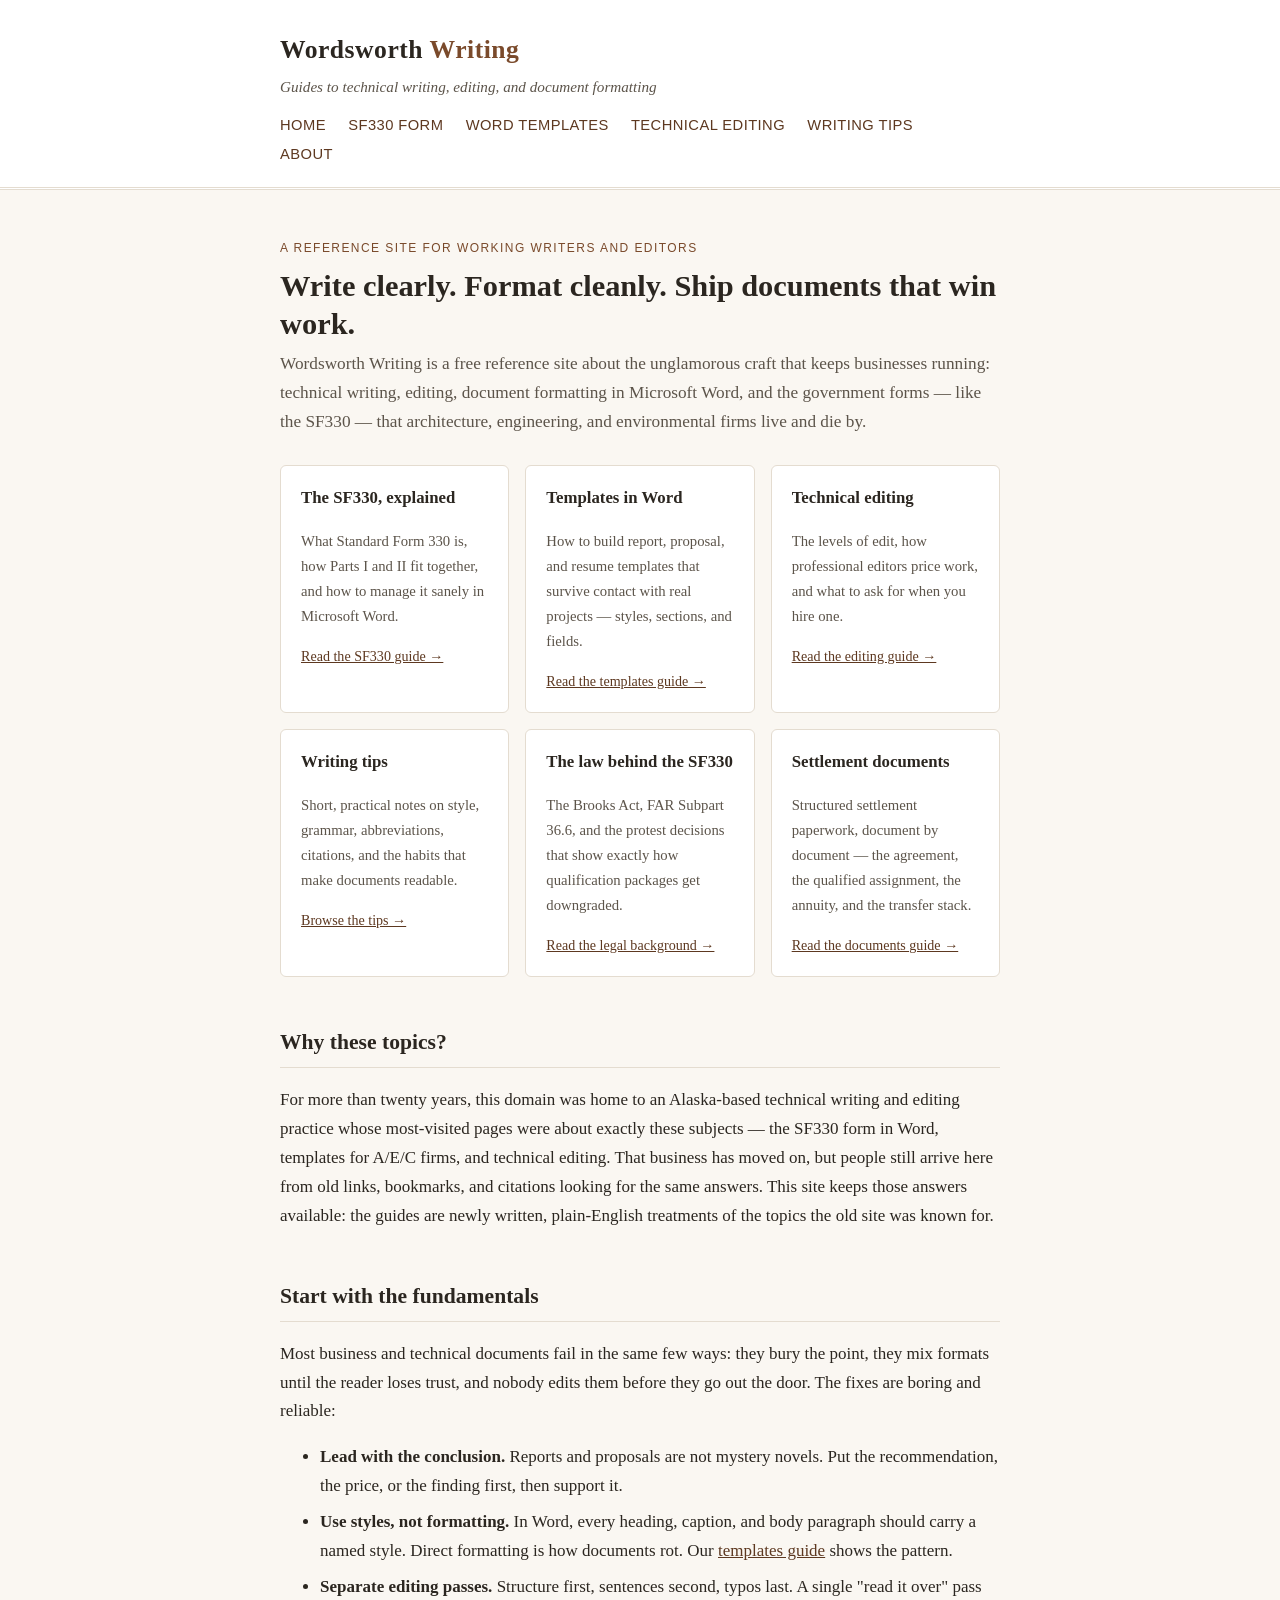
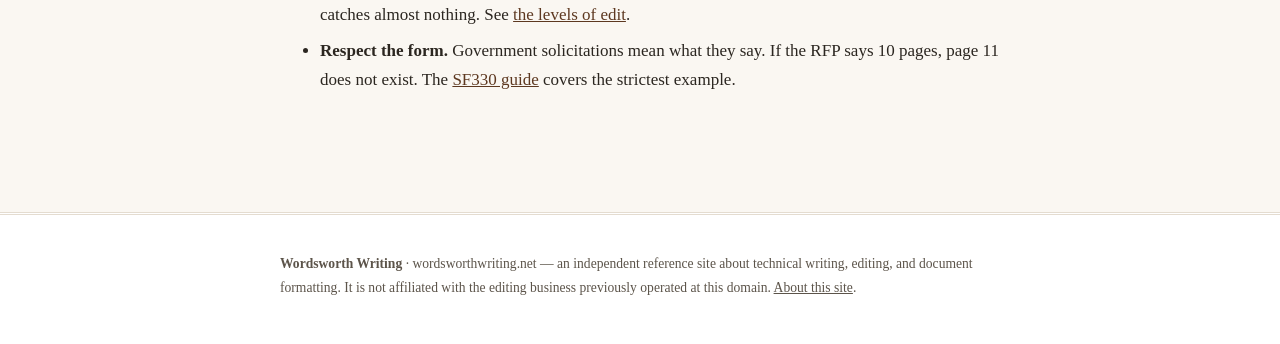
<file: index.html>
<!DOCTYPE html>
<html lang="en">
<head>
<meta charset="utf-8">
<meta name="viewport" content="width=device-width, initial-scale=1">
<title>Wordsworth Writing — Technical Writing, Editing &amp; Government Forms Guides</title>
<meta name="description" content="Practical guides to technical writing and editing, document formatting in Microsoft Word, the SF330 federal form, and templates for A/E/C firms.">
<link rel="canonical" href="https://wordsworthwriting.net/">
<link rel="stylesheet" href="/assets/style.css">
<script src="https://analytics.ahrefs.com/analytics.js" data-key="I5KtGYEiLuMY2RCIORJcwQ" async></script>
<meta property="og:type" content="website">
<meta property="og:site_name" content="Wordsworth Writing">
<meta property="og:url" content="https://wordsworthwriting.net/">
<meta property="og:title" content="Wordsworth Writing — Technical Writing, Editing &amp; Government Forms Guides">
<meta property="og:description" content="Practical guides to technical writing and editing, document formatting in Microsoft Word, the SF330 federal form, and templates for A/E/C firms.">
<meta property="og:image" content="https://wordsworthwriting.net/assets/og-image.png">
<meta property="og:image:width" content="1200">
<meta property="og:image:height" content="630">
<meta name="twitter:card" content="summary_large_image">
<meta name="twitter:title" content="Wordsworth Writing — Technical Writing, Editing &amp; Government Forms Guides">
<meta name="twitter:description" content="Practical guides to technical writing and editing, document formatting in Microsoft Word, the SF330 federal form, and templates for A/E/C firms.">
<meta name="twitter:image" content="https://wordsworthwriting.net/assets/og-image.png">
<link rel="icon" href="/favicon.ico" sizes="32x32">
<link rel="icon" type="image/png" href="/assets/icon-192.png" sizes="192x192">
<link rel="apple-touch-icon" href="/apple-touch-icon.png">
<link rel="manifest" href="/site.webmanifest">
<link rel="alternate" type="text/plain" href="/llms.txt" title="LLM-friendly content">
<script type="application/ld+json">{"@context":"https://schema.org","@type":"WebSite","@id":"https://wordsworthwriting.net/#website","url":"https://wordsworthwriting.net/","name":"Wordsworth Writing","description":"Guides to technical writing, editing, and document formatting.","publisher":{"@id":"https://wordsworthwriting.net/#org"}}</script>
<script type="application/ld+json">{"@context":"https://schema.org","@type":"Organization","@id":"https://wordsworthwriting.net/#org","name":"Wordsworth Writing","url":"https://wordsworthwriting.net/","logo":"https://wordsworthwriting.net/assets/icon-512.png"}</script>
</head>
<body>
<header class="site">
  <div class="inner">
    <a class="brand" href="/">Wordsworth<span> Writing</span></a>
    <p class="tagline">Guides to technical writing, editing, and document formatting</p>
    <nav class="main">
      <a href="/">Home</a>
      <a href="/sf330-form-in-microsoft-word/">SF330 Form</a>
      <a href="/templates-in-microsoft-word/">Word Templates</a>
      <a href="/technical-editing-document-formatting-services/">Technical Editing</a>
      <a href="/writing-tips/">Writing Tips</a>
      <a href="/about/">About</a>
    </nav>
  </div>
</header>
<main>
  <p class="kicker">A reference site for working writers and editors</p>
  <h1>Write clearly. Format cleanly. Ship documents that win work.</h1>
  <p class="lede">Wordsworth Writing is a free reference site about the unglamorous craft that keeps businesses running: technical writing, editing, document formatting in Microsoft Word, and the government forms — like the SF330 — that architecture, engineering, and environmental firms live and die by.</p>

  <div class="card-grid">
    <div class="card">
      <h3>The SF330, explained</h3>
      <p>What Standard Form 330 is, how Parts I and II fit together, and how to manage it sanely in Microsoft Word.</p>
      <p><a class="more" href="/sf330-form-in-microsoft-word/">Read the SF330 guide →</a></p>
    </div>
    <div class="card">
      <h3>Templates in Word</h3>
      <p>How to build report, proposal, and resume templates that survive contact with real projects — styles, sections, and fields.</p>
      <p><a class="more" href="/templates-in-microsoft-word/">Read the templates guide →</a></p>
    </div>
    <div class="card">
      <h3>Technical editing</h3>
      <p>The levels of edit, how professional editors price work, and what to ask for when you hire one.</p>
      <p><a class="more" href="/technical-editing-document-formatting-services/">Read the editing guide →</a></p>
    </div>
    <div class="card">
      <h3>Writing tips</h3>
      <p>Short, practical notes on style, grammar, abbreviations, citations, and the habits that make documents readable.</p>
      <p><a class="more" href="/writing-tips/">Browse the tips →</a></p>
    </div>
    <div class="card">
      <h3>The law behind the SF330</h3>
      <p>The Brooks Act, FAR Subpart 36.6, and the protest decisions that show exactly how qualification packages get downgraded.</p>
      <p><a class="more" href="/sf330-requirements-brooks-act/">Read the legal background →</a></p>
    </div>
    <div class="card">
      <h3>Settlement documents</h3>
      <p>Structured settlement paperwork, document by document — the agreement, the qualified assignment, the annuity, and the transfer stack.</p>
      <p><a class="more" href="/structured-settlement-documents/">Read the documents guide →</a></p>
    </div>
  </div>

  <h2>Why these topics?</h2>
  <p>For more than twenty years, this domain was home to an Alaska-based technical writing and editing practice whose most-visited pages were about exactly these subjects — the SF330 form in Word, templates for A/E/C firms, and technical editing. That business has moved on, but people still arrive here from old links, bookmarks, and citations looking for the same answers. This site keeps those answers available: the guides are newly written, plain-English treatments of the topics the old site was known for.</p>

  <h2>Start with the fundamentals</h2>
  <p>Most business and technical documents fail in the same few ways: they bury the point, they mix formats until the reader loses trust, and nobody edits them before they go out the door. The fixes are boring and reliable:</p>
  <ul>
    <li><strong>Lead with the conclusion.</strong> Reports and proposals are not mystery novels. Put the recommendation, the price, or the finding first, then support it.</li>
    <li><strong>Use styles, not formatting.</strong> In Word, every heading, caption, and body paragraph should carry a named style. Direct formatting is how documents rot. Our <a href="/templates-in-microsoft-word/">templates guide</a> shows the pattern.</li>
    <li><strong>Separate editing passes.</strong> Structure first, sentences second, typos last. A single "read it over" pass catches almost nothing. See <a href="/technical-editing-document-formatting-services/">the levels of edit</a>.</li>
    <li><strong>Respect the form.</strong> Government solicitations mean what they say. If the RFP says 10 pages, page 11 does not exist. The <a href="/sf330-form-in-microsoft-word/">SF330 guide</a> covers the strictest example.</li>
  </ul>
</main>
<footer class="site">
  <div class="inner">
    <p><strong>Wordsworth Writing</strong> · wordsworthwriting.net — an independent reference site about technical writing, editing, and document formatting. It is not affiliated with the editing business previously operated at this domain. <a href="/about/">About this site</a>.</p>
  </div>
</footer>
</body>
</html>
</file>
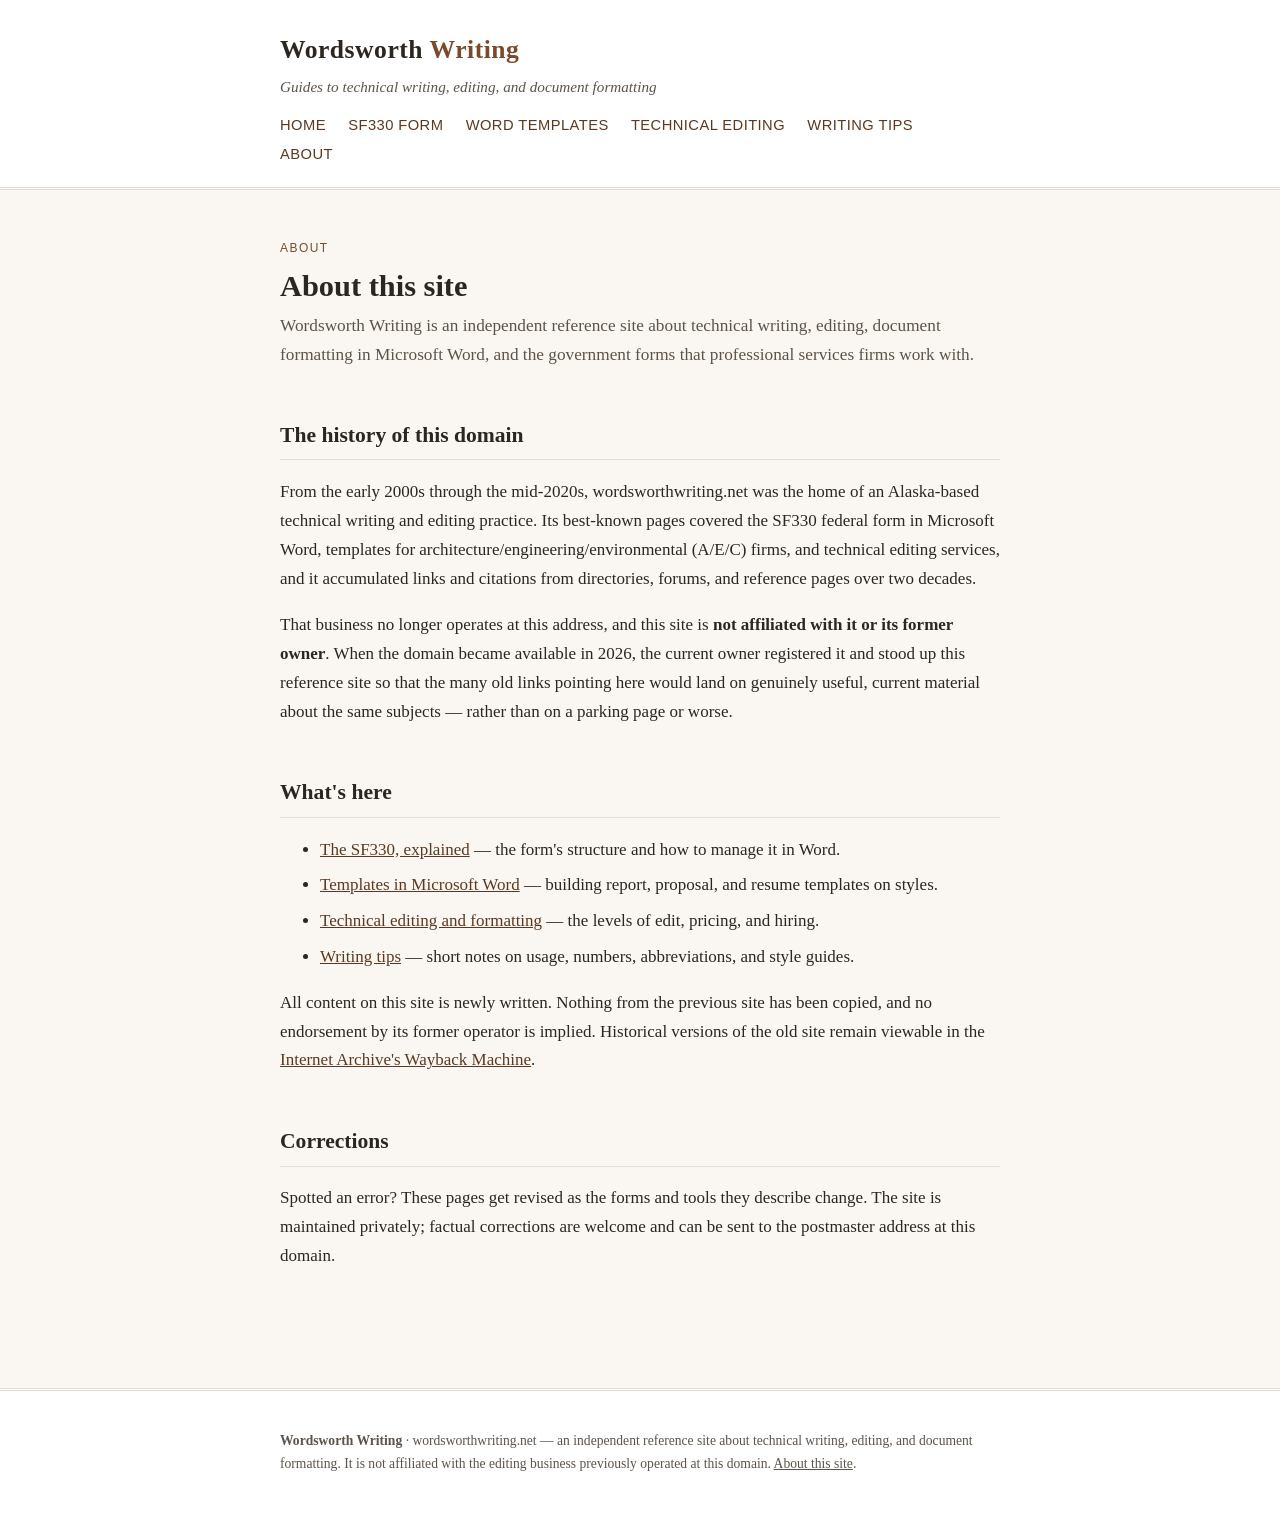
<file: about/index.html>
<!DOCTYPE html>
<html lang="en">
<head>
<meta charset="utf-8">
<meta name="viewport" content="width=device-width, initial-scale=1">
<title>About Wordsworth Writing</title>
<meta name="description" content="About wordsworthwriting.net — an independent reference site on technical writing, editing, and document formatting, continuing the topics this domain has covered since 2002.">
<link rel="canonical" href="https://wordsworthwriting.net/about/">
<link rel="stylesheet" href="/assets/style.css">
<script src="https://analytics.ahrefs.com/analytics.js" data-key="I5KtGYEiLuMY2RCIORJcwQ" async></script>
<meta property="og:type" content="website">
<meta property="og:site_name" content="Wordsworth Writing">
<meta property="og:url" content="https://wordsworthwriting.net/about/">
<meta property="og:title" content="About Wordsworth Writing">
<meta property="og:description" content="About wordsworthwriting.net — an independent reference site on technical writing, editing, and document formatting, continuing the topics this domain has covered since 2002.">
<meta property="og:image" content="https://wordsworthwriting.net/assets/og-image.png">
<meta property="og:image:width" content="1200">
<meta property="og:image:height" content="630">
<meta name="twitter:card" content="summary_large_image">
<meta name="twitter:title" content="About Wordsworth Writing">
<meta name="twitter:description" content="About wordsworthwriting.net — an independent reference site on technical writing, editing, and document formatting, continuing the topics this domain has covered since 2002.">
<meta name="twitter:image" content="https://wordsworthwriting.net/assets/og-image.png">
<link rel="icon" href="/favicon.ico" sizes="32x32">
<link rel="icon" type="image/png" href="/assets/icon-192.png" sizes="192x192">
<link rel="apple-touch-icon" href="/apple-touch-icon.png">
<link rel="manifest" href="/site.webmanifest">
<link rel="alternate" type="text/plain" href="/llms.txt" title="LLM-friendly content">
<script type="application/ld+json">{"@context":"https://schema.org","@type":"AboutPage","url":"https://wordsworthwriting.net/about/","name":"About Wordsworth Writing","isPartOf":{"@id":"https://wordsworthwriting.net/#website"}}</script>
</head>
<body>
<header class="site">
  <div class="inner">
    <a class="brand" href="/">Wordsworth<span> Writing</span></a>
    <p class="tagline">Guides to technical writing, editing, and document formatting</p>
    <nav class="main">
      <a href="/">Home</a>
      <a href="/sf330-form-in-microsoft-word/">SF330 Form</a>
      <a href="/templates-in-microsoft-word/">Word Templates</a>
      <a href="/technical-editing-document-formatting-services/">Technical Editing</a>
      <a href="/writing-tips/">Writing Tips</a>
      <a href="/about/">About</a>
    </nav>
  </div>
</header>
<main>
  <p class="kicker">About</p>
  <h1>About this site</h1>
  <p class="lede">Wordsworth Writing is an independent reference site about technical writing, editing, document formatting in Microsoft Word, and the government forms that professional services firms work with.</p>

  <h2>The history of this domain</h2>
  <p>From the early 2000s through the mid-2020s, wordsworthwriting.net was the home of an Alaska-based technical writing and editing practice. Its best-known pages covered the SF330 federal form in Microsoft Word, templates for architecture/engineering/environmental (A/E/C) firms, and technical editing services, and it accumulated links and citations from directories, forums, and reference pages over two decades.</p>
  <p>That business no longer operates at this address, and this site is <strong>not affiliated with it or its former owner</strong>. When the domain became available in 2026, the current owner registered it and stood up this reference site so that the many old links pointing here would land on genuinely useful, current material about the same subjects — rather than on a parking page or worse.</p>

  <h2>What's here</h2>
  <ul>
    <li><a href="/sf330-form-in-microsoft-word/">The SF330, explained</a> — the form's structure and how to manage it in Word.</li>
    <li><a href="/templates-in-microsoft-word/">Templates in Microsoft Word</a> — building report, proposal, and resume templates on styles.</li>
    <li><a href="/technical-editing-document-formatting-services/">Technical editing and formatting</a> — the levels of edit, pricing, and hiring.</li>
    <li><a href="/writing-tips/">Writing tips</a> — short notes on usage, numbers, abbreviations, and style guides.</li>
  </ul>
  <p>All content on this site is newly written. Nothing from the previous site has been copied, and no endorsement by its former operator is implied. Historical versions of the old site remain viewable in the <a href="https://web.archive.org/web/*/wordsworthwriting.net" rel="nofollow">Internet Archive's Wayback Machine</a>.</p>

  <h2>Corrections</h2>
  <p>Spotted an error? These pages get revised as the forms and tools they describe change. The site is maintained privately; factual corrections are welcome and can be sent to the postmaster address at this domain.</p>
</main>
<footer class="site">
  <div class="inner">
    <p><strong>Wordsworth Writing</strong> · wordsworthwriting.net — an independent reference site about technical writing, editing, and document formatting. It is not affiliated with the editing business previously operated at this domain. <a href="/about/">About this site</a>.</p>
  </div>
</footer>
</body>
</html>
</file>
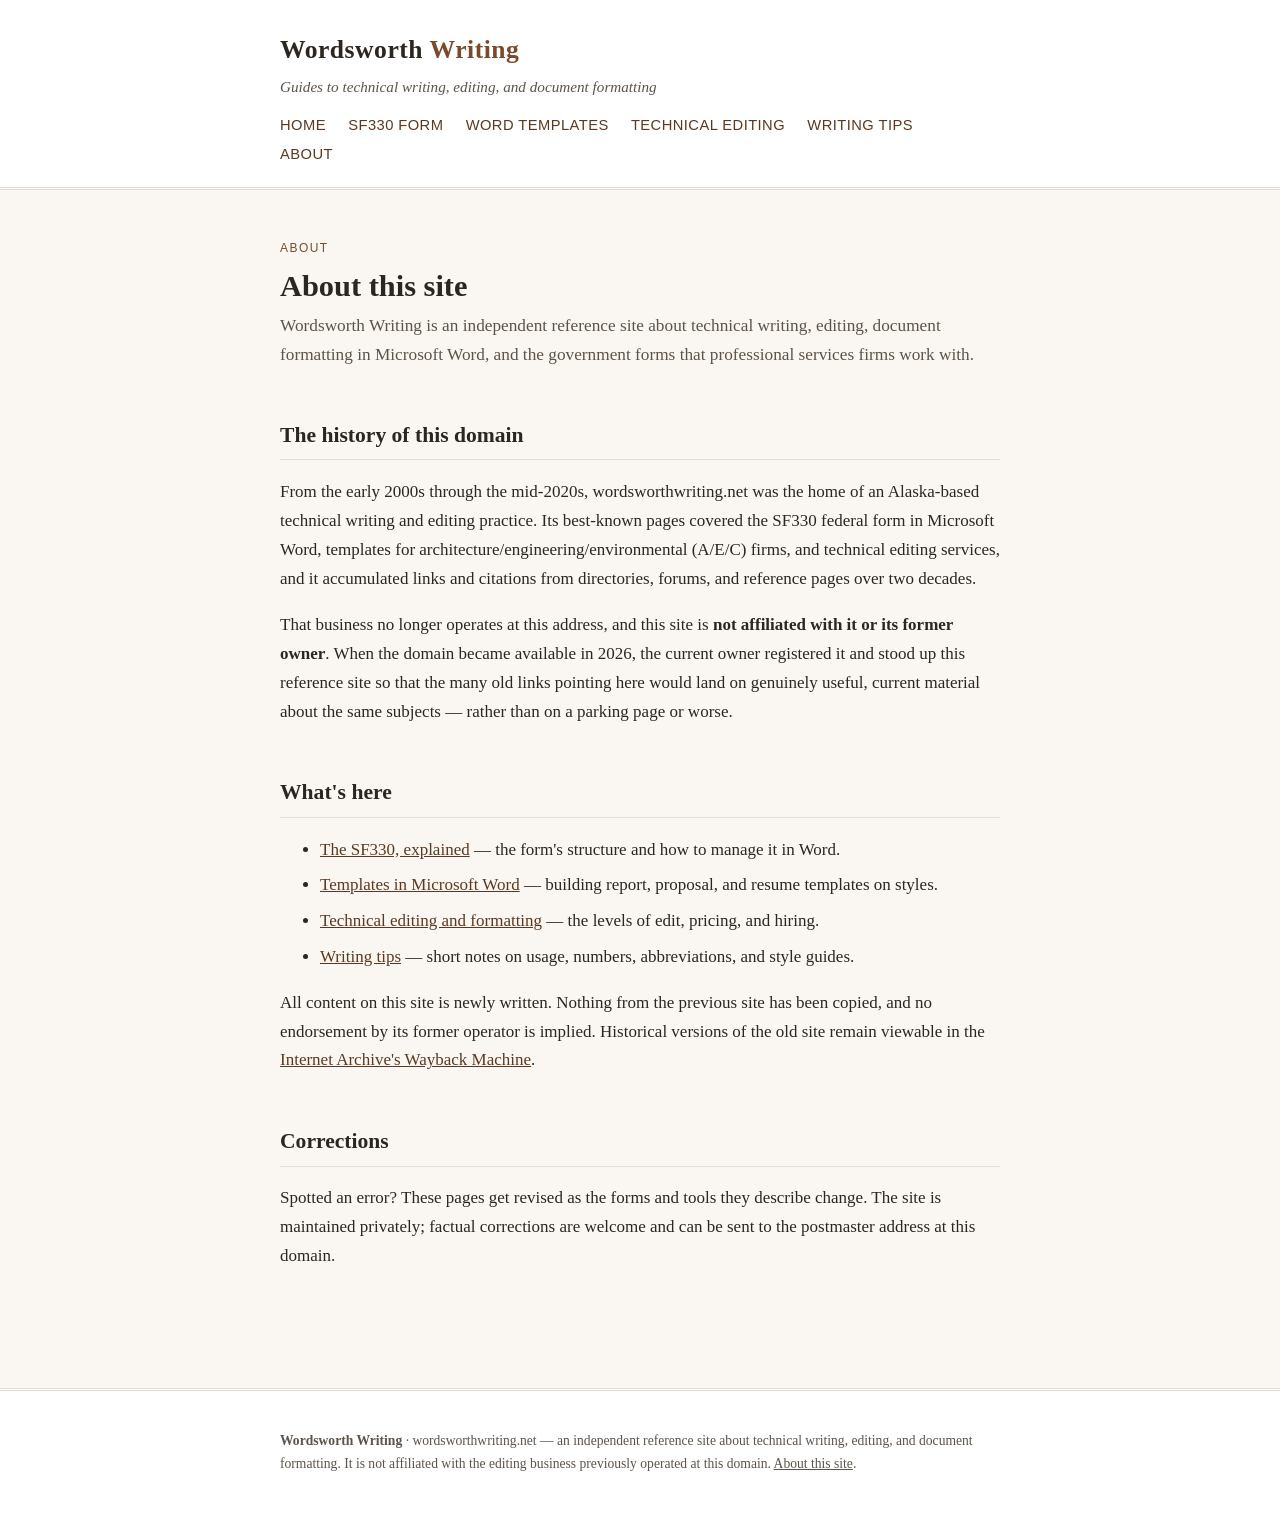
<file: contact/index.html>
<!DOCTYPE html>
<html lang="en"><head><meta charset="utf-8">
<title>Moved — Wordsworth Writing</title>
<meta http-equiv="refresh" content="0; url=/about/">
<link rel="canonical" href="https://wordsworthwriting.net/about/">
<meta name="robots" content="noindex">
</head><body><p>This page has moved to <a href="/about/">wordsworthwriting.net/about/</a>.</p></body></html>
</file>
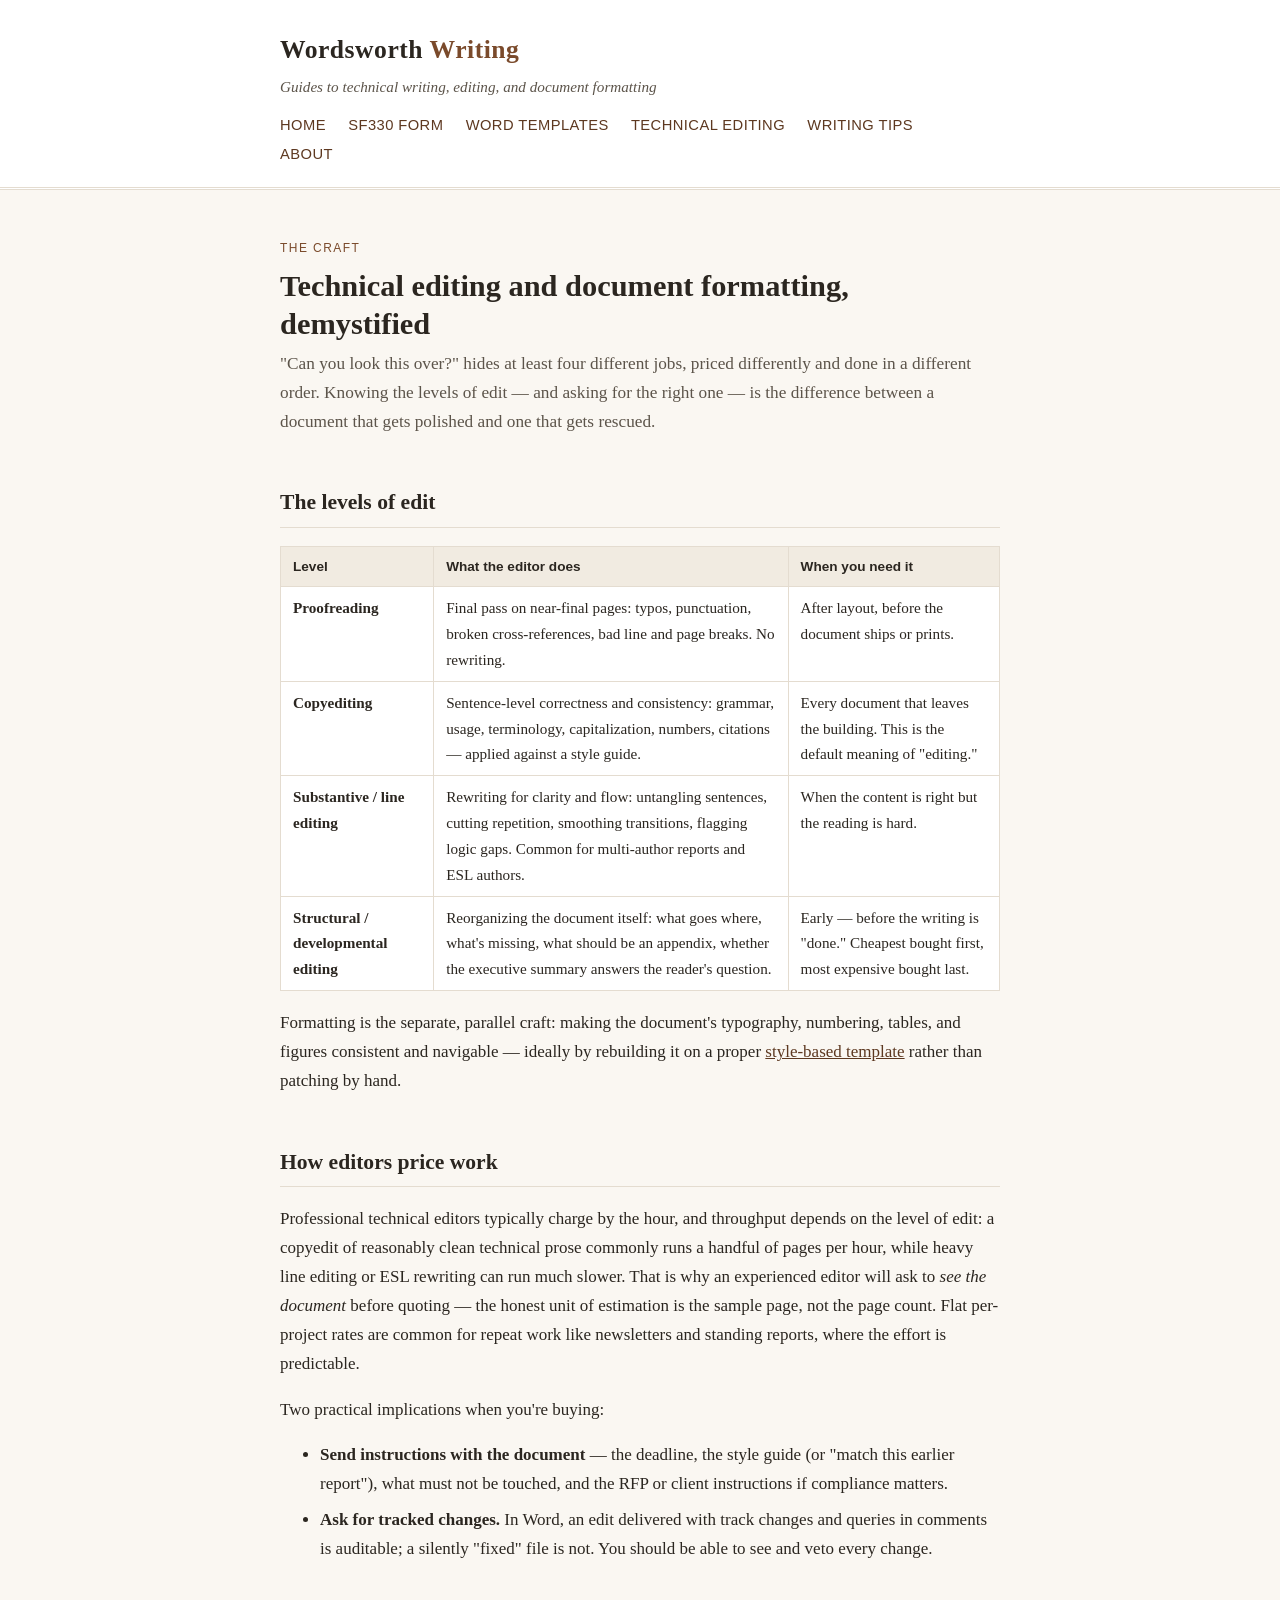
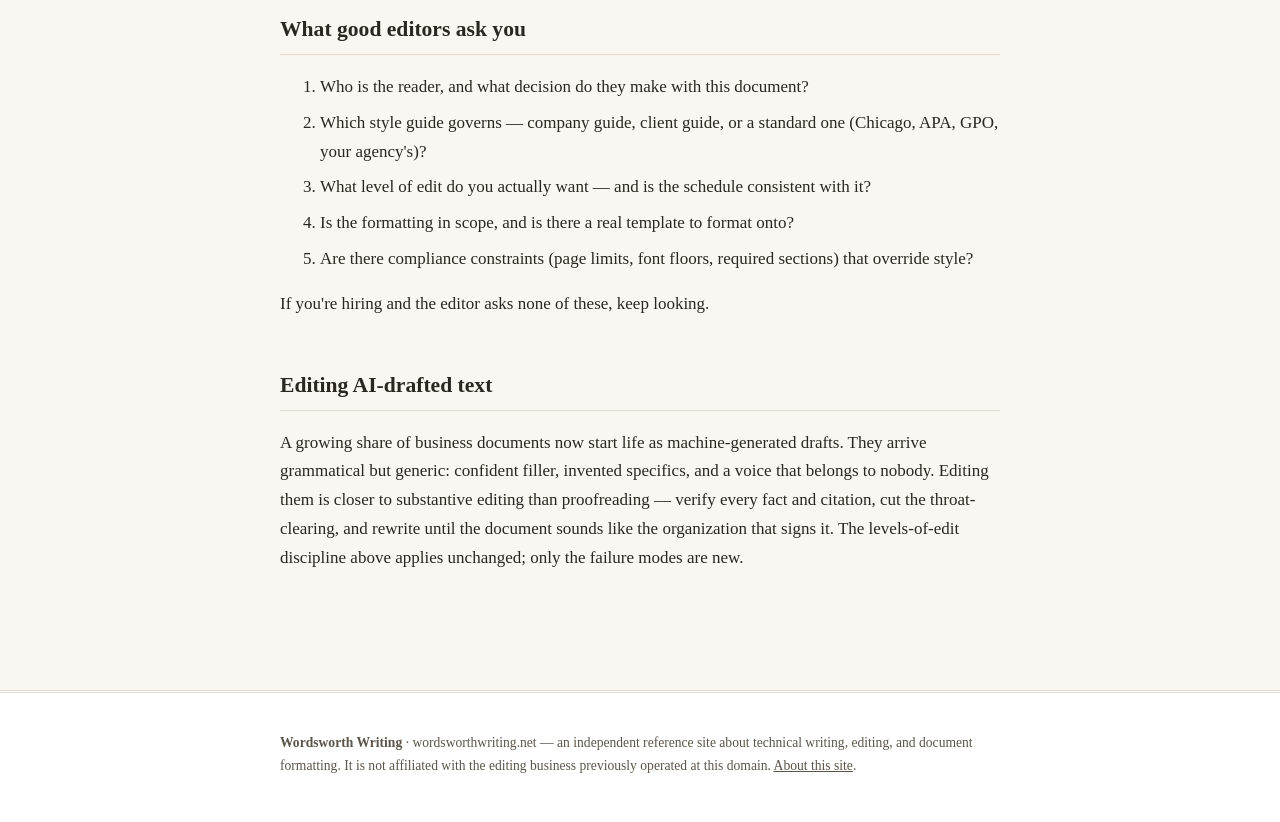
<file: pricing/index.html>
<!DOCTYPE html>
<html lang="en"><head><meta charset="utf-8">
<title>Moved — Wordsworth Writing</title>
<meta http-equiv="refresh" content="0; url=/technical-editing-document-formatting-services/">
<link rel="canonical" href="https://wordsworthwriting.net/technical-editing-document-formatting-services/">
<meta name="robots" content="noindex">
</head><body><p>This page has moved to <a href="/technical-editing-document-formatting-services/">wordsworthwriting.net/technical-editing-document-formatting-services/</a>.</p></body></html>
</file>
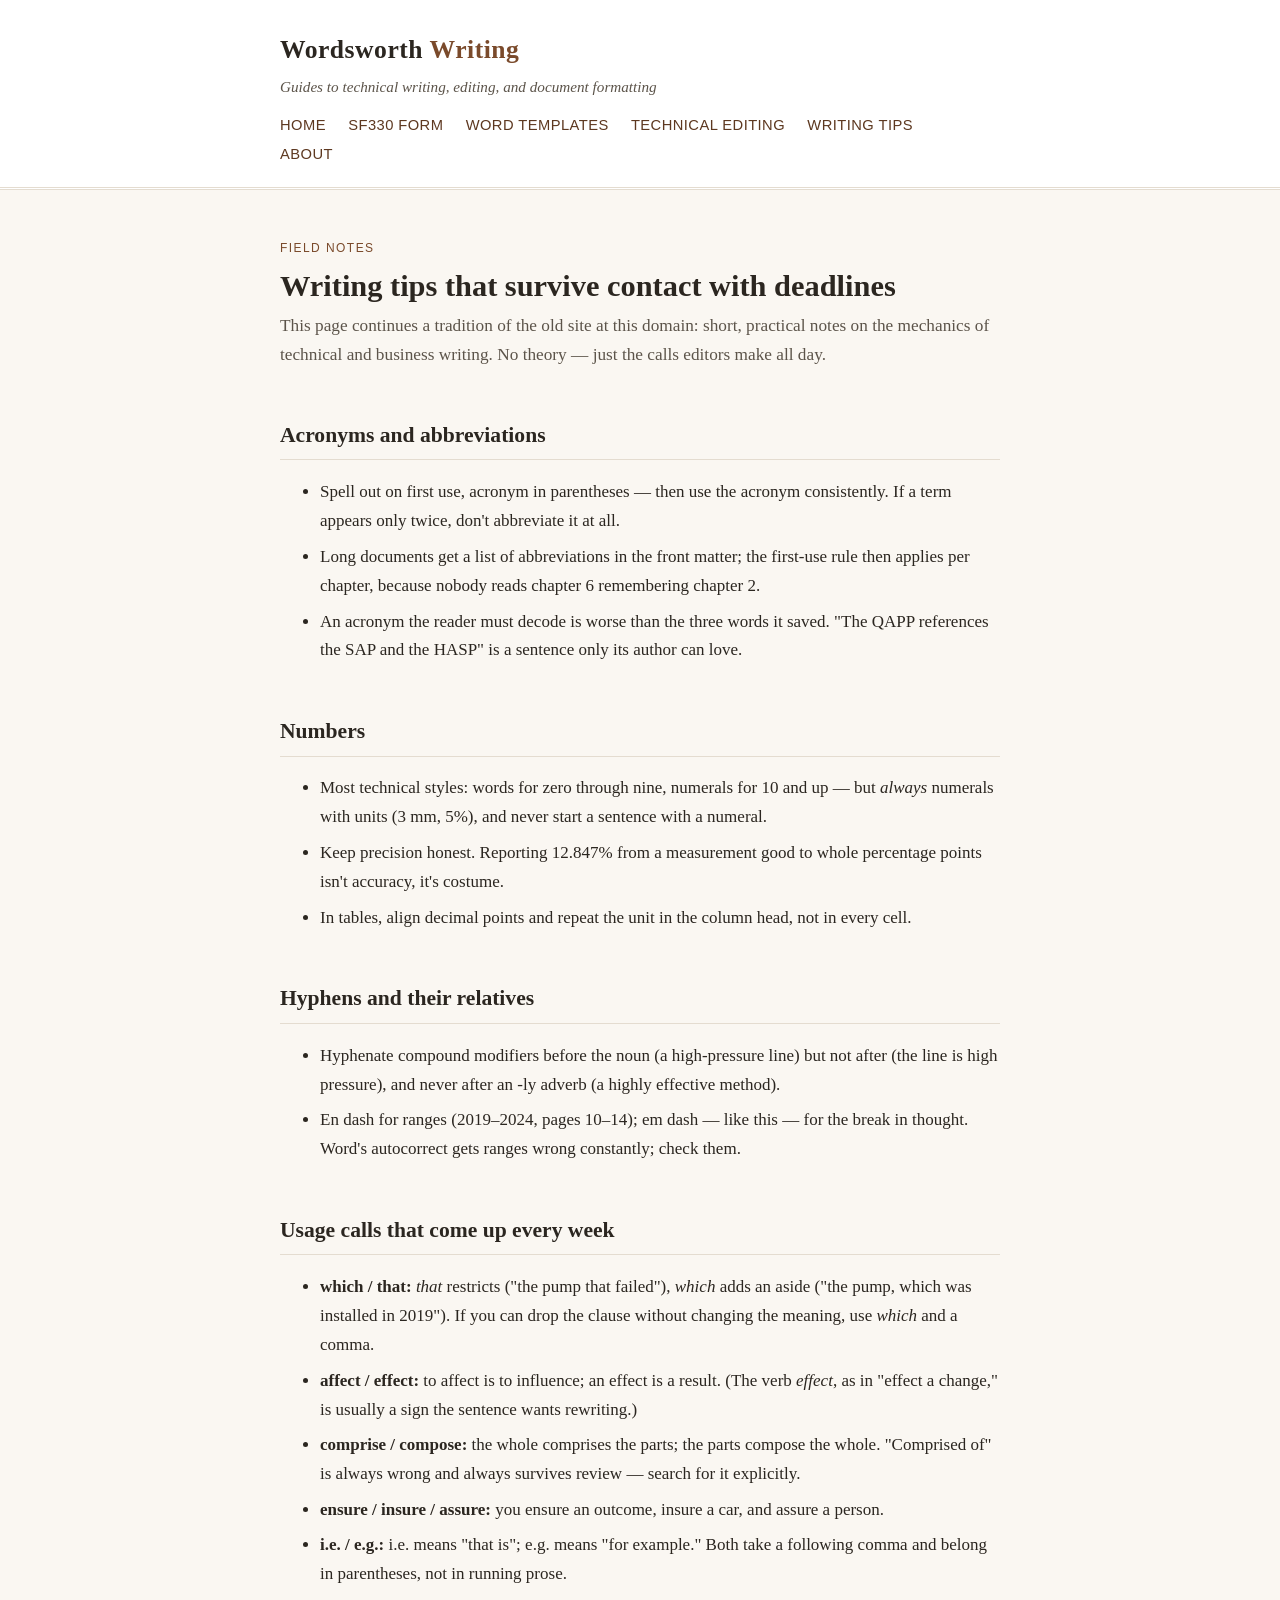
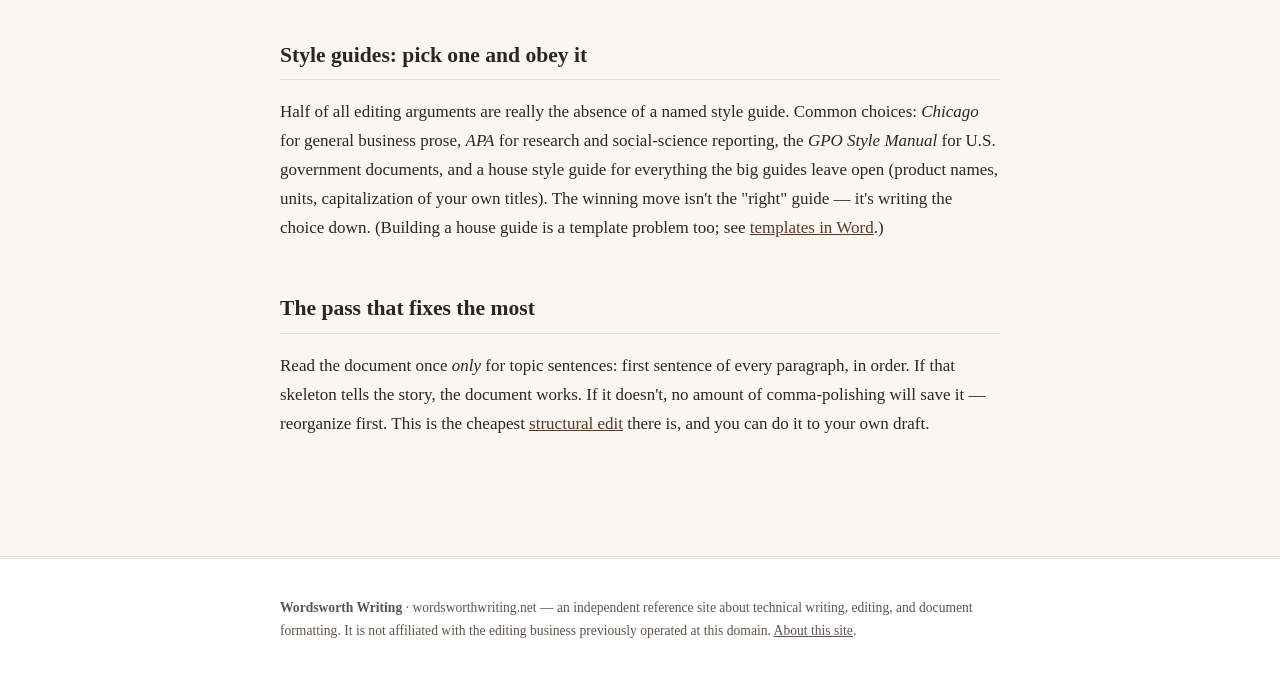
<file: sample-documents/index.html>
<!DOCTYPE html>
<html lang="en"><head><meta charset="utf-8">
<title>Moved — Wordsworth Writing</title>
<meta http-equiv="refresh" content="0; url=/writing-tips/">
<link rel="canonical" href="https://wordsworthwriting.net/writing-tips/">
<meta name="robots" content="noindex">
</head><body><p>This page has moved to <a href="/writing-tips/">wordsworthwriting.net/writing-tips/</a>.</p></body></html>
</file>
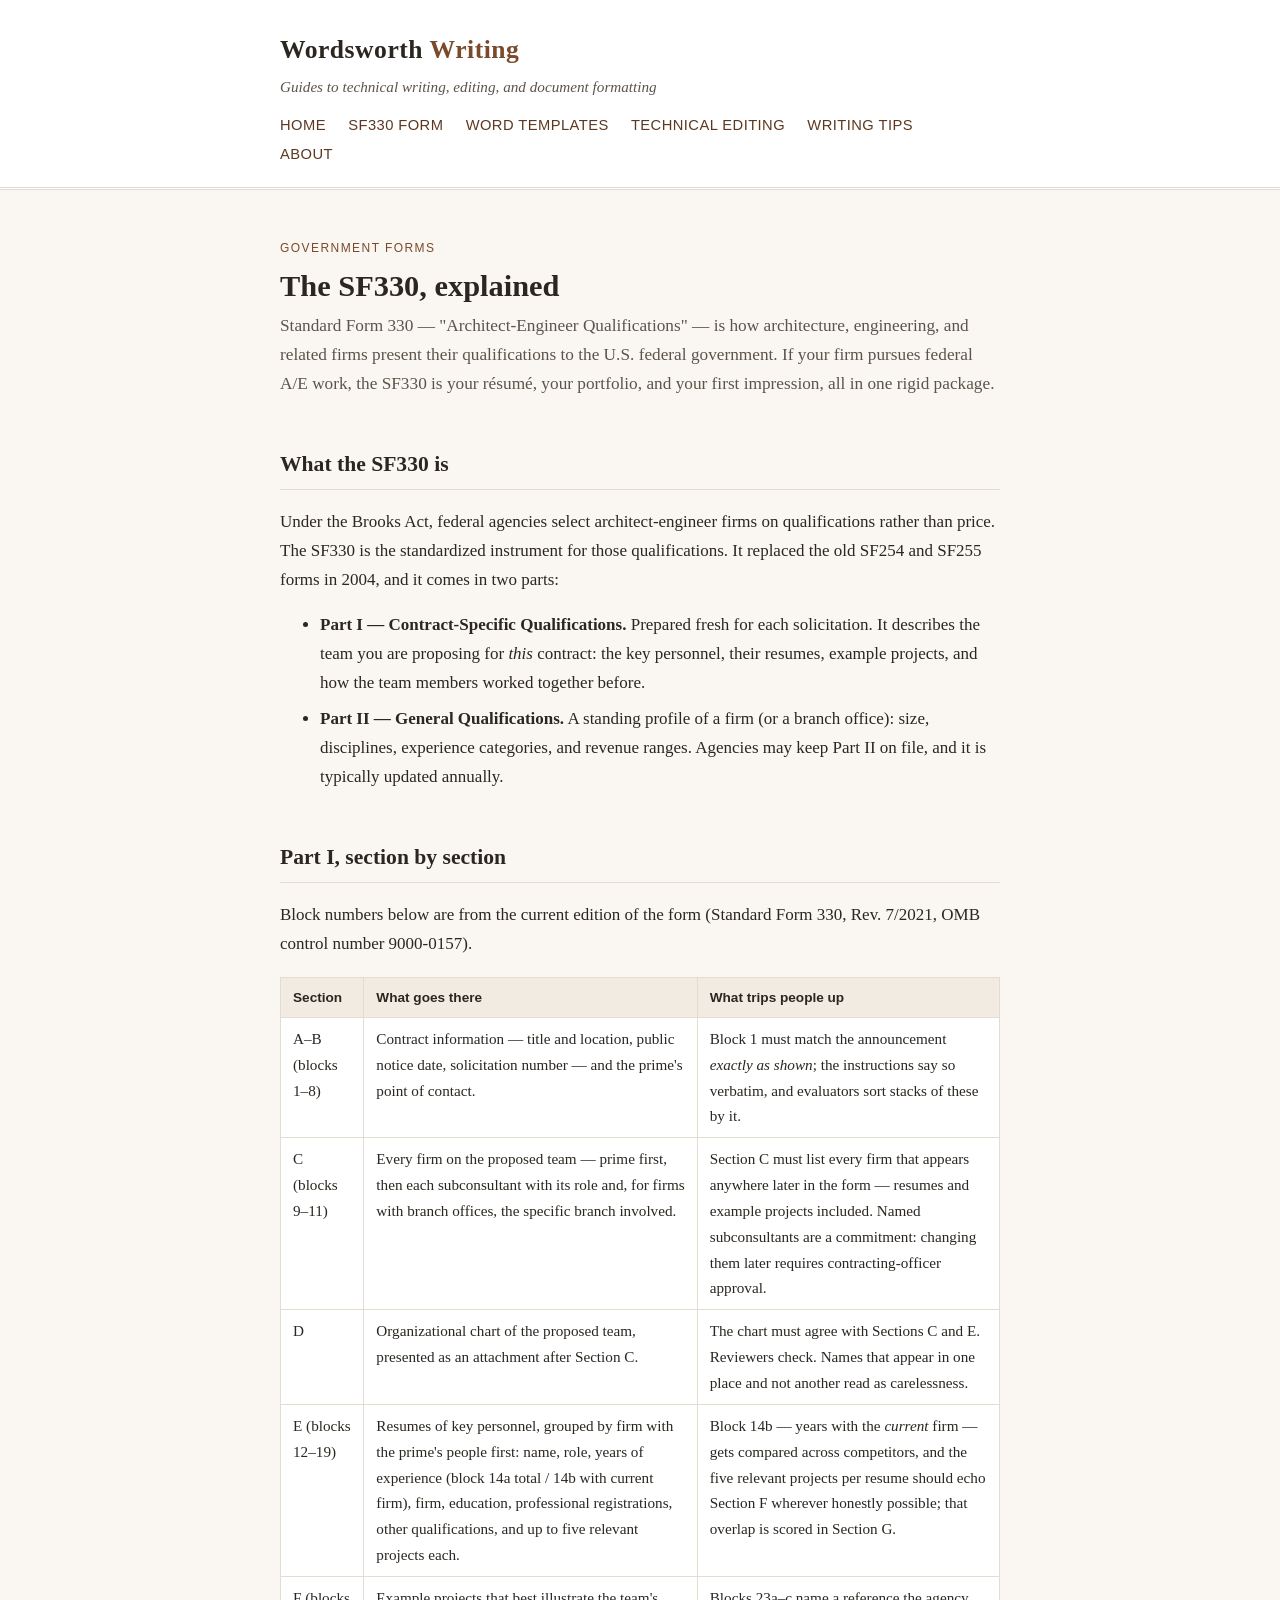
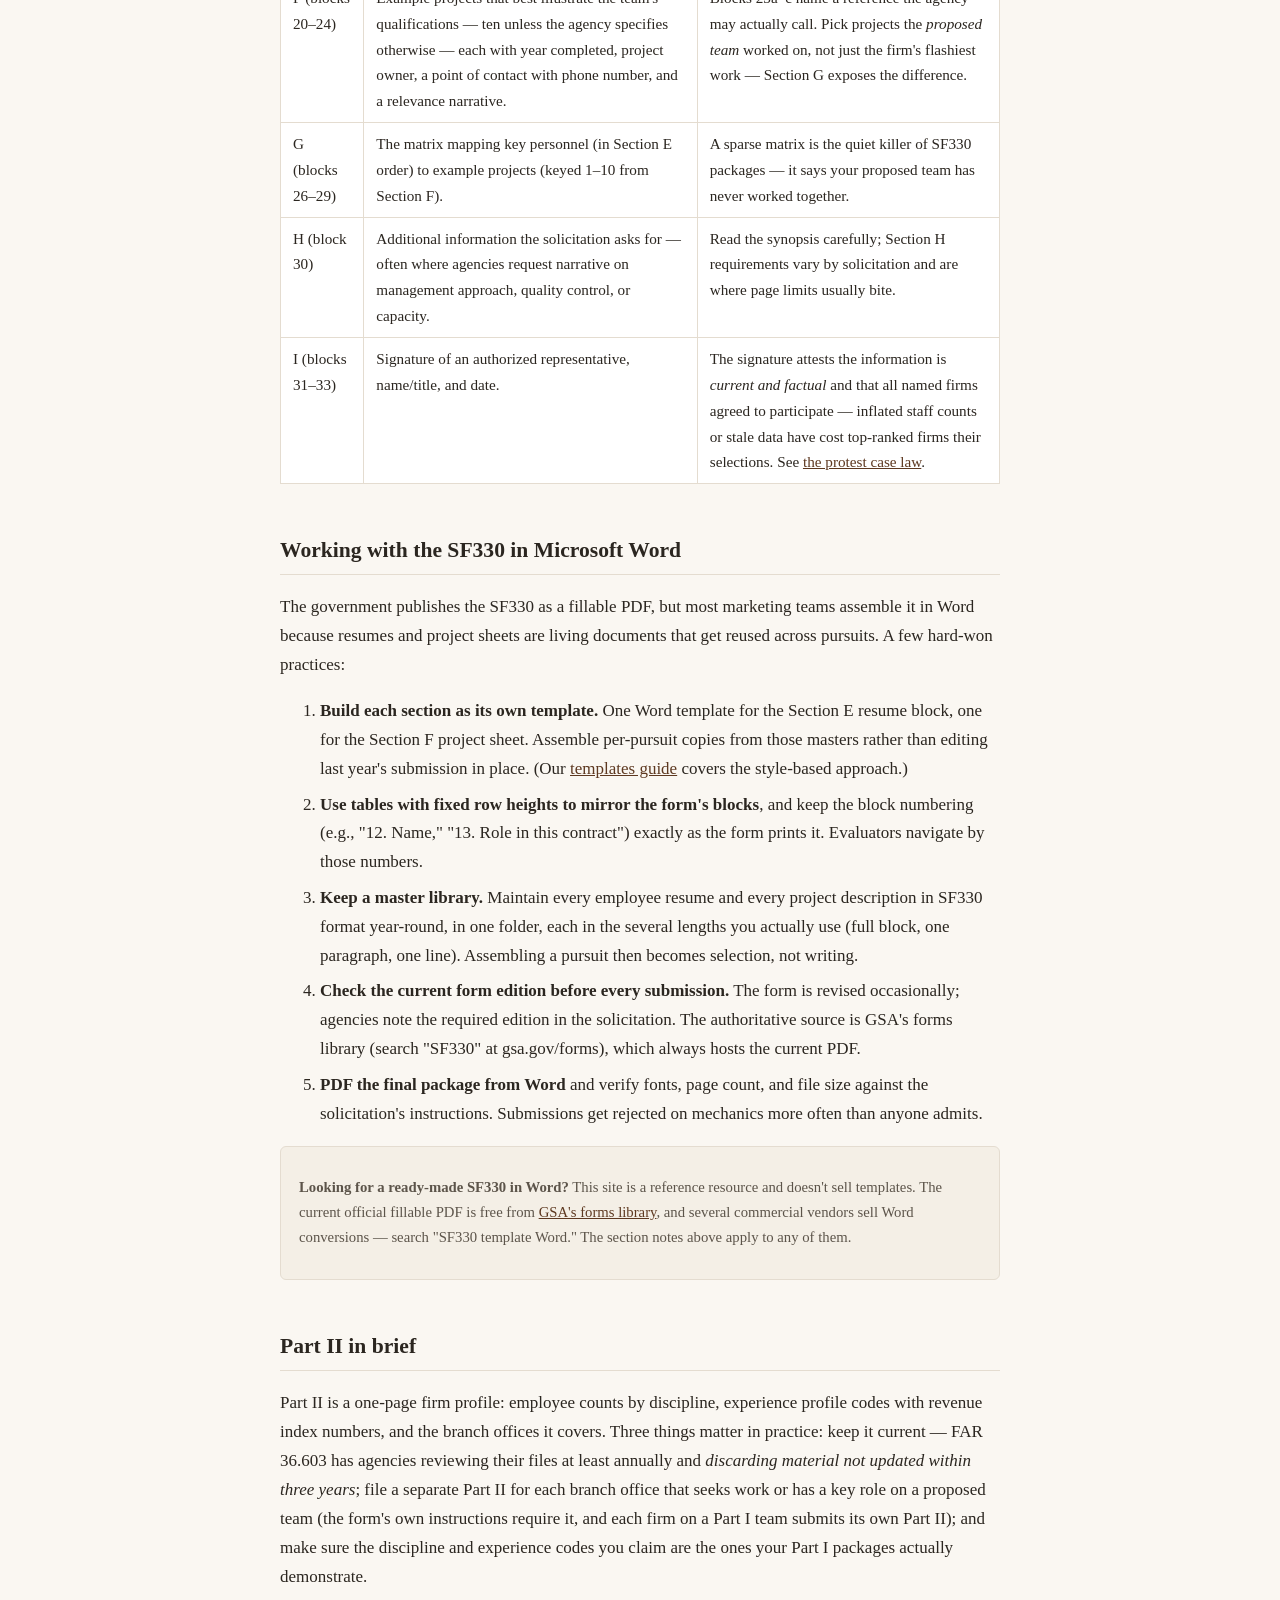
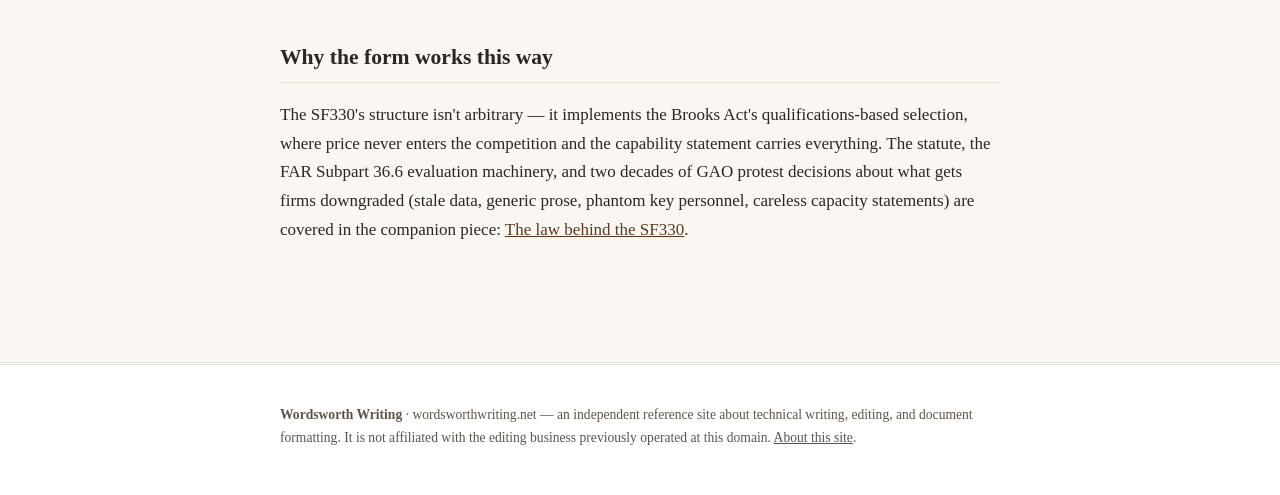
<file: sf330-form-in-microsoft-word/index.html>
<!DOCTYPE html>
<html lang="en">
<head>
<meta charset="utf-8">
<meta name="viewport" content="width=device-width, initial-scale=1">
<title>The SF330 Form, Explained — Structure, Parts I &amp; II, and Working in Microsoft Word</title>
<meta name="description" content="A plain-English guide to Standard Form 330: what it is, how Part I and Part II are organized, section-by-section notes, and practical advice for managing the SF330 in Microsoft Word.">
<link rel="canonical" href="https://wordsworthwriting.net/sf330-form-in-microsoft-word/">
<link rel="stylesheet" href="/assets/style.css">
<script src="https://analytics.ahrefs.com/analytics.js" data-key="I5KtGYEiLuMY2RCIORJcwQ" async></script>
<meta property="og:type" content="article">
<meta property="og:site_name" content="Wordsworth Writing">
<meta property="og:url" content="https://wordsworthwriting.net/sf330-form-in-microsoft-word/">
<meta property="og:title" content="The SF330 Form, Explained — Structure, Parts I &amp; II, and Working in Microsoft Word">
<meta property="og:description" content="A plain-English guide to Standard Form 330: what it is, how Part I and Part II are organized, section-by-section notes, and practical advice for managing the SF330 in Microsoft Word.">
<meta property="og:image" content="https://wordsworthwriting.net/assets/og-image.png">
<meta property="og:image:width" content="1200">
<meta property="og:image:height" content="630">
<meta name="twitter:card" content="summary_large_image">
<meta name="twitter:title" content="The SF330 Form, Explained — Structure, Parts I &amp; II, and Working in Microsoft Word">
<meta name="twitter:description" content="A plain-English guide to Standard Form 330: what it is, how Part I and Part II are organized, section-by-section notes, and practical advice for managing the SF330 in Microsoft Word.">
<meta name="twitter:image" content="https://wordsworthwriting.net/assets/og-image.png">
<link rel="icon" href="/favicon.ico" sizes="32x32">
<link rel="icon" type="image/png" href="/assets/icon-192.png" sizes="192x192">
<link rel="apple-touch-icon" href="/apple-touch-icon.png">
<link rel="manifest" href="/site.webmanifest">
<link rel="alternate" type="text/plain" href="/llms.txt" title="LLM-friendly content">
<script type="application/ld+json">{"@context":"https://schema.org","@type":"Article","headline":"The SF330 Form, Explained \u2014 Structure, Parts I & II, and Working in Microsoft Word","description":"A plain-English guide to Standard Form 330: what it is, how Part I and Part II are organized, section-by-section notes, and practical advice for managing the SF330 in Microsoft Word.","url":"https://wordsworthwriting.net/sf330-form-in-microsoft-word/","mainEntityOfPage":"https://wordsworthwriting.net/sf330-form-in-microsoft-word/","image":"https://wordsworthwriting.net/assets/og-image.png","datePublished":"2026-08-29","dateModified":"2026-08-30","author":{"@type":"Organization","name":"Wordsworth Writing","url":"https://wordsworthwriting.net/"},"publisher":{"@id":"https://wordsworthwriting.net/#org"},"isPartOf":{"@id":"https://wordsworthwriting.net/#website"}}</script>
<script type="application/ld+json">{"@context":"https://schema.org","@type":"BreadcrumbList","itemListElement":[{"@type":"ListItem","position":1,"name":"Home","item":"https://wordsworthwriting.net/"},{"@type":"ListItem","position":2,"name":"The SF330, explained","item":"https://wordsworthwriting.net/sf330-form-in-microsoft-word/"}]}</script>
</head>
<body>
<header class="site">
  <div class="inner">
    <a class="brand" href="/">Wordsworth<span> Writing</span></a>
    <p class="tagline">Guides to technical writing, editing, and document formatting</p>
    <nav class="main">
      <a href="/">Home</a>
      <a href="/sf330-form-in-microsoft-word/">SF330 Form</a>
      <a href="/templates-in-microsoft-word/">Word Templates</a>
      <a href="/technical-editing-document-formatting-services/">Technical Editing</a>
      <a href="/writing-tips/">Writing Tips</a>
      <a href="/about/">About</a>
    </nav>
  </div>
</header>
<main>
  <p class="kicker">Government forms</p>
  <h1>The SF330, explained</h1>
  <p class="lede">Standard Form 330 — "Architect-Engineer Qualifications" — is how architecture, engineering, and related firms present their qualifications to the U.S. federal government. If your firm pursues federal A/E work, the SF330 is your résumé, your portfolio, and your first impression, all in one rigid package.</p>

  <h2>What the SF330 is</h2>
  <p>Under the Brooks Act, federal agencies select architect-engineer firms on qualifications rather than price. The SF330 is the standardized instrument for those qualifications. It replaced the old SF254 and SF255 forms in 2004, and it comes in two parts:</p>
  <ul>
    <li><strong>Part I — Contract-Specific Qualifications.</strong> Prepared fresh for each solicitation. It describes the team you are proposing for <em>this</em> contract: the key personnel, their resumes, example projects, and how the team members worked together before.</li>
    <li><strong>Part II — General Qualifications.</strong> A standing profile of a firm (or a branch office): size, disciplines, experience categories, and revenue ranges. Agencies may keep Part II on file, and it is typically updated annually.</li>
  </ul>

  <h2>Part I, section by section</h2>
  <p>Block numbers below are from the current edition of the form (Standard Form 330, Rev. 7/2021, OMB control number 9000-0157).</p>
  <table>
    <tr><th>Section</th><th>What goes there</th><th>What trips people up</th></tr>
    <tr><td>A–B (blocks 1–8)</td><td>Contract information — title and location, public notice date, solicitation number — and the prime's point of contact.</td><td>Block 1 must match the announcement <em>exactly as shown</em>; the instructions say so verbatim, and evaluators sort stacks of these by it.</td></tr>
    <tr><td>C (blocks 9–11)</td><td>Every firm on the proposed team — prime first, then each subconsultant with its role and, for firms with branch offices, the specific branch involved.</td><td>Section C must list every firm that appears anywhere later in the form — resumes and example projects included. Named subconsultants are a commitment: changing them later requires contracting-officer approval.</td></tr>
    <tr><td>D</td><td>Organizational chart of the proposed team, presented as an attachment after Section C.</td><td>The chart must agree with Sections C and E. Reviewers check. Names that appear in one place and not another read as carelessness.</td></tr>
    <tr><td>E (blocks 12–19)</td><td>Resumes of key personnel, grouped by firm with the prime's people first: name, role, years of experience (block 14a total / 14b with current firm), firm, education, professional registrations, other qualifications, and up to five relevant projects each.</td><td>Block 14b — years with the <em>current</em> firm — gets compared across competitors, and the five relevant projects per resume should echo Section F wherever honestly possible; that overlap is scored in Section G.</td></tr>
    <tr><td>F (blocks 20–24)</td><td>Example projects that best illustrate the team's qualifications — ten unless the agency specifies otherwise — each with year completed, project owner, a point of contact with phone number, and a relevance narrative.</td><td>Blocks 23a–c name a reference the agency may actually call. Pick projects the <em>proposed team</em> worked on, not just the firm's flashiest work — Section G exposes the difference.</td></tr>
    <tr><td>G (blocks 26–29)</td><td>The matrix mapping key personnel (in Section E order) to example projects (keyed 1–10 from Section F).</td><td>A sparse matrix is the quiet killer of SF330 packages — it says your proposed team has never worked together.</td></tr>
    <tr><td>H (block 30)</td><td>Additional information the solicitation asks for — often where agencies request narrative on management approach, quality control, or capacity.</td><td>Read the synopsis carefully; Section H requirements vary by solicitation and are where page limits usually bite.</td></tr>
    <tr><td>I (blocks 31–33)</td><td>Signature of an authorized representative, name/title, and date.</td><td>The signature attests the information is <em>current and factual</em> and that all named firms agreed to participate — inflated staff counts or stale data have cost top-ranked firms their selections. See <a href="/sf330-requirements-brooks-act/">the protest case law</a>.</td></tr>
  </table>

  <h2>Working with the SF330 in Microsoft Word</h2>
  <p>The government publishes the SF330 as a fillable PDF, but most marketing teams assemble it in Word because resumes and project sheets are living documents that get reused across pursuits. A few hard-won practices:</p>
  <ol>
    <li><strong>Build each section as its own template.</strong> One Word template for the Section E resume block, one for the Section F project sheet. Assemble per-pursuit copies from those masters rather than editing last year's submission in place. (Our <a href="/templates-in-microsoft-word/">templates guide</a> covers the style-based approach.)</li>
    <li><strong>Use tables with fixed row heights to mirror the form's blocks</strong>, and keep the block numbering (e.g., "12. Name," "13. Role in this contract") exactly as the form prints it. Evaluators navigate by those numbers.</li>
    <li><strong>Keep a master library.</strong> Maintain every employee resume and every project description in SF330 format year-round, in one folder, each in the several lengths you actually use (full block, one paragraph, one line). Assembling a pursuit then becomes selection, not writing.</li>
    <li><strong>Check the current form edition before every submission.</strong> The form is revised occasionally; agencies note the required edition in the solicitation. The authoritative source is GSA's forms library (search "SF330" at gsa.gov/forms), which always hosts the current PDF.</li>
    <li><strong>PDF the final package from Word</strong> and verify fonts, page count, and file size against the solicitation's instructions. Submissions get rejected on mechanics more often than anyone admits.</li>
  </ol>

  <div class="note">
    <p><strong>Looking for a ready-made SF330 in Word?</strong> This site is a reference resource and doesn't sell templates. The current official fillable PDF is free from <a href="https://www.gsa.gov/reference/forms/architectengineer-qualifications">GSA's forms library</a>, and several commercial vendors sell Word conversions — search "SF330 template Word." The section notes above apply to any of them.</p>
  </div>

  <h2>Part II in brief</h2>
  <p>Part II is a one-page firm profile: employee counts by discipline, experience profile codes with revenue index numbers, and the branch offices it covers. Three things matter in practice: keep it current — FAR 36.603 has agencies reviewing their files at least annually and <em>discarding material not updated within three years</em>; file a separate Part II for each branch office that seeks work or has a key role on a proposed team (the form's own instructions require it, and each firm on a Part I team submits its own Part II); and make sure the discipline and experience codes you claim are the ones your Part I packages actually demonstrate.</p>

  <h2>Why the form works this way</h2>
  <p>The SF330's structure isn't arbitrary — it implements the Brooks Act's qualifications-based selection, where price never enters the competition and the capability statement carries everything. The statute, the FAR Subpart 36.6 evaluation machinery, and two decades of GAO protest decisions about what gets firms downgraded (stale data, generic prose, phantom key personnel, careless capacity statements) are covered in the companion piece: <a href="/sf330-requirements-brooks-act/">The law behind the SF330</a>.</p>
</main>
<footer class="site">
  <div class="inner">
    <p><strong>Wordsworth Writing</strong> · wordsworthwriting.net — an independent reference site about technical writing, editing, and document formatting. It is not affiliated with the editing business previously operated at this domain. <a href="/about/">About this site</a>.</p>
  </div>
</footer>
</body>
</html>
</file>
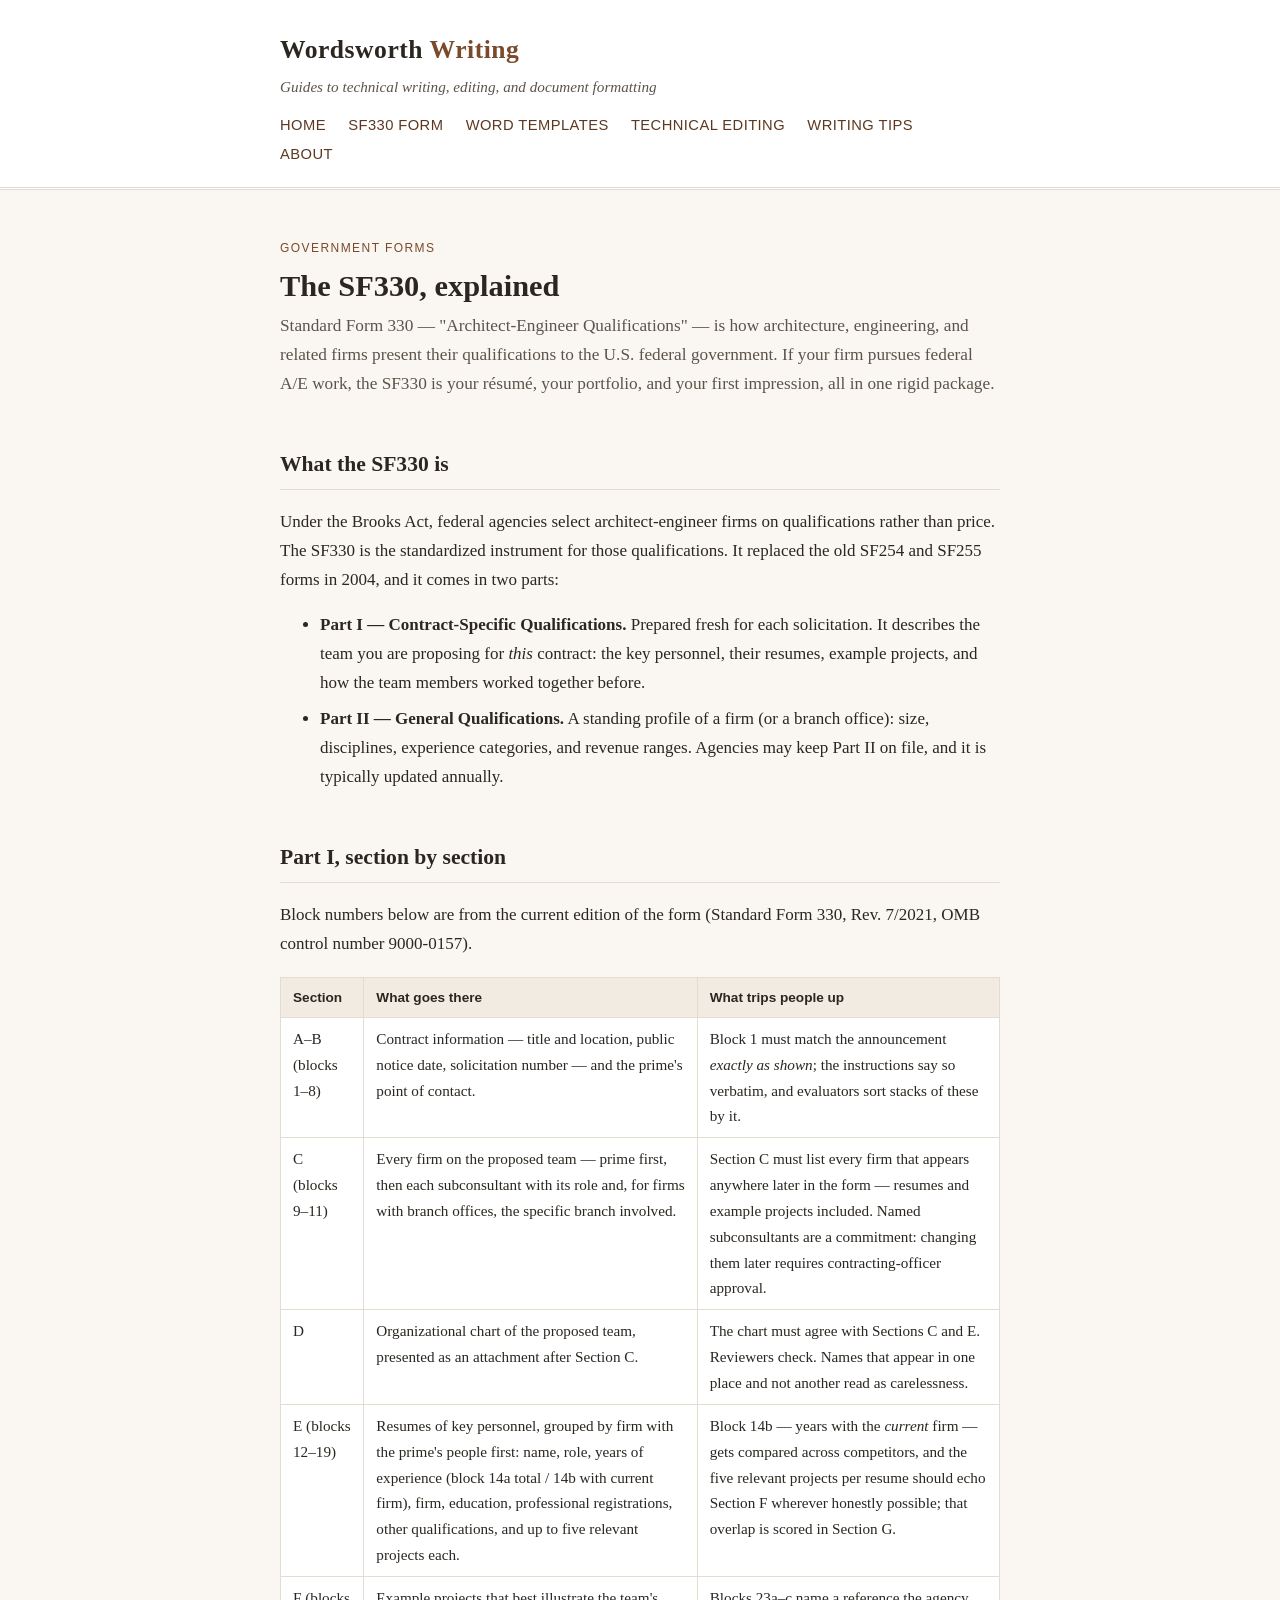
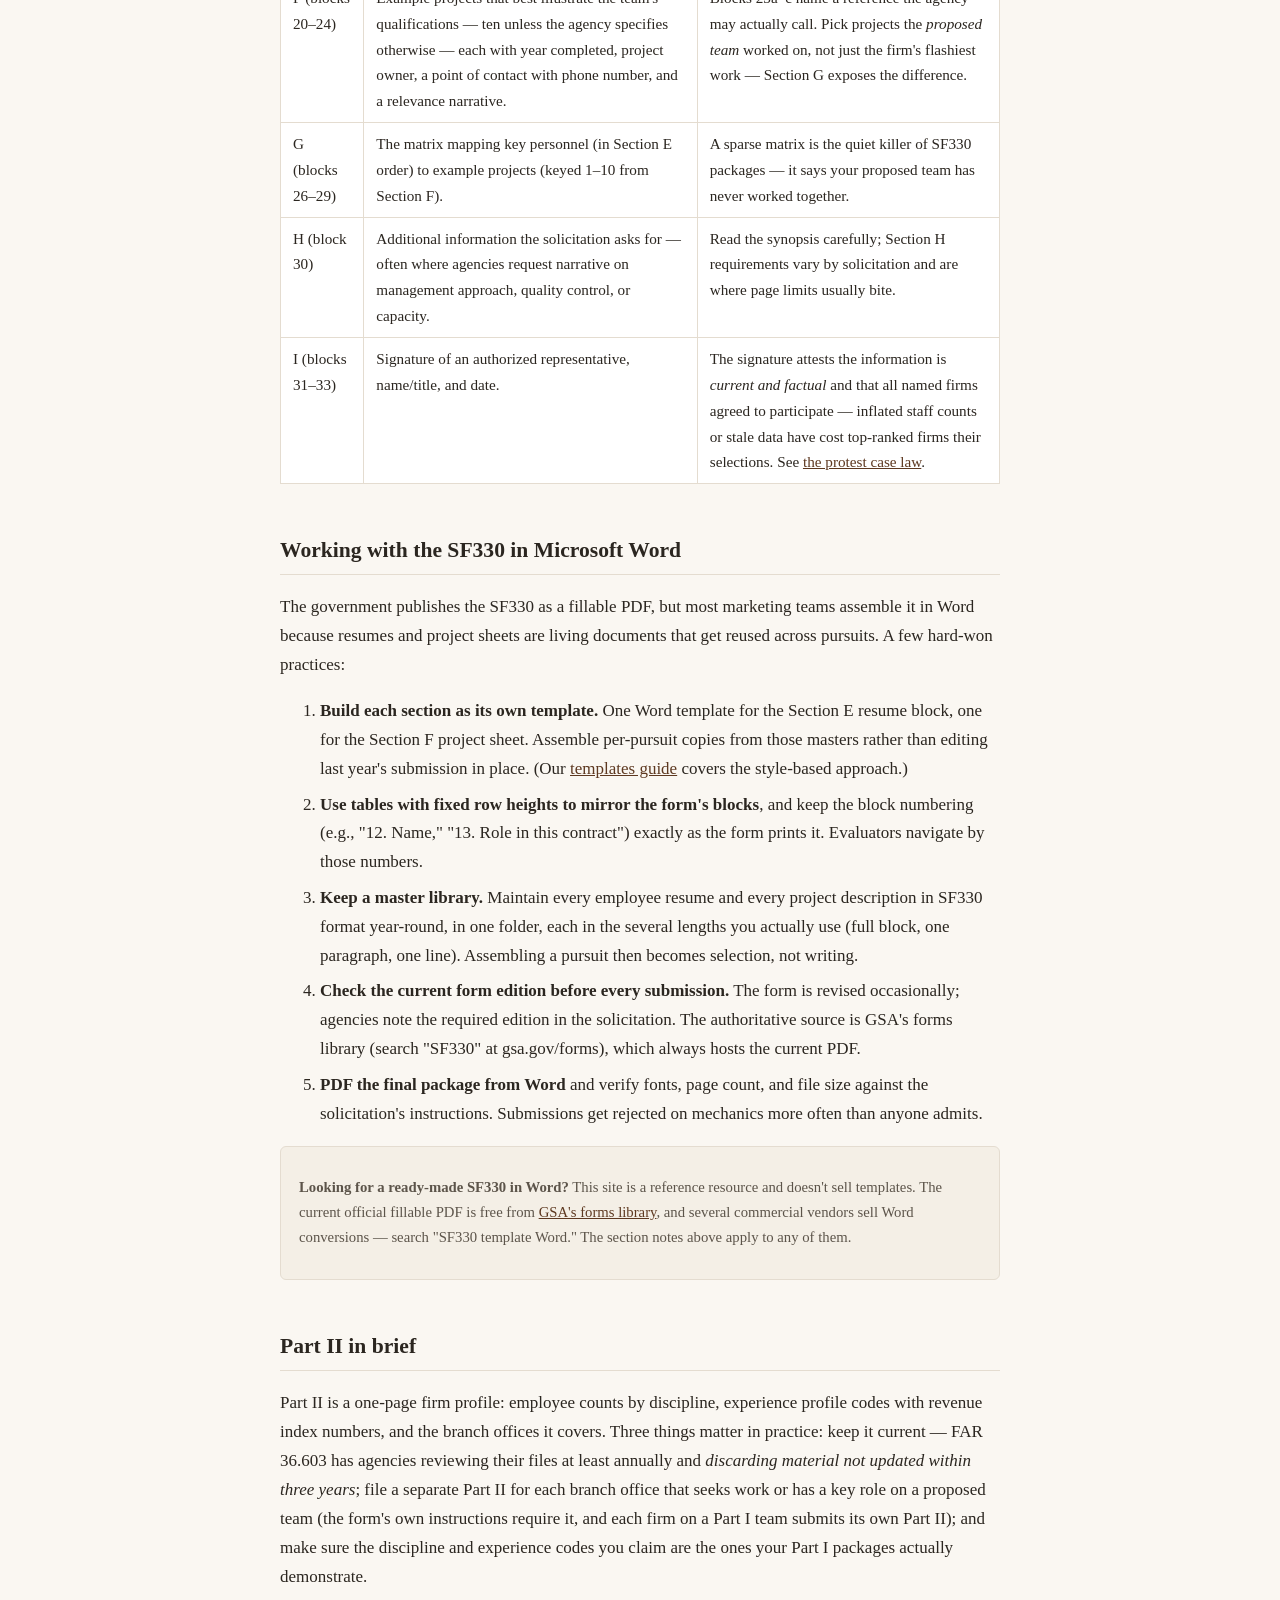
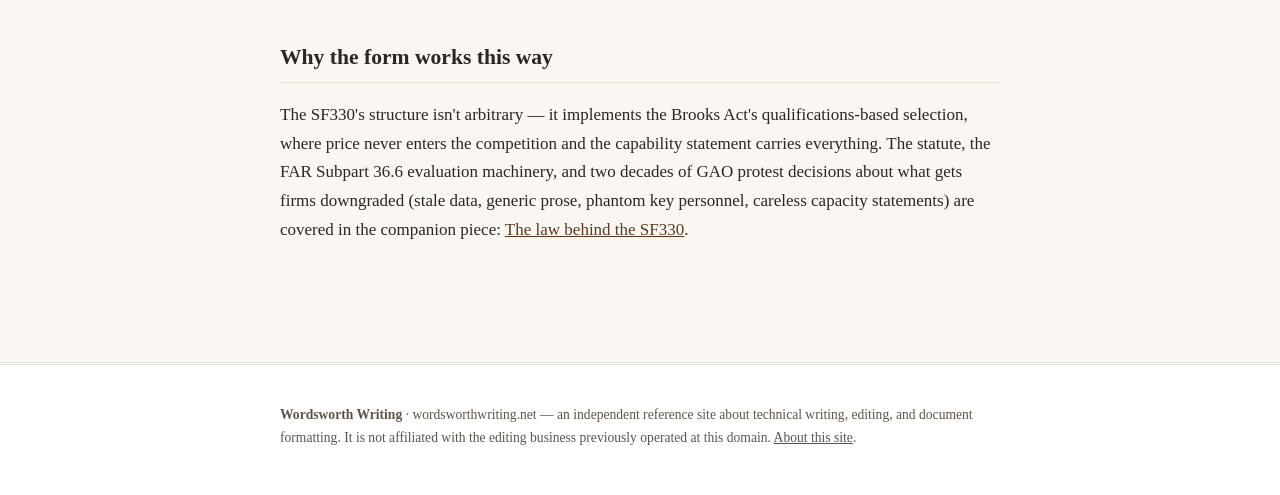
<file: sf330-form/index.html>
<!DOCTYPE html>
<html lang="en"><head><meta charset="utf-8">
<title>Moved — Wordsworth Writing</title>
<meta http-equiv="refresh" content="0; url=/sf330-form-in-microsoft-word/">
<link rel="canonical" href="https://wordsworthwriting.net/sf330-form-in-microsoft-word/">
<meta name="robots" content="noindex">
</head><body><p>This page has moved to <a href="/sf330-form-in-microsoft-word/">wordsworthwriting.net/sf330-form-in-microsoft-word/</a>.</p></body></html>
</file>
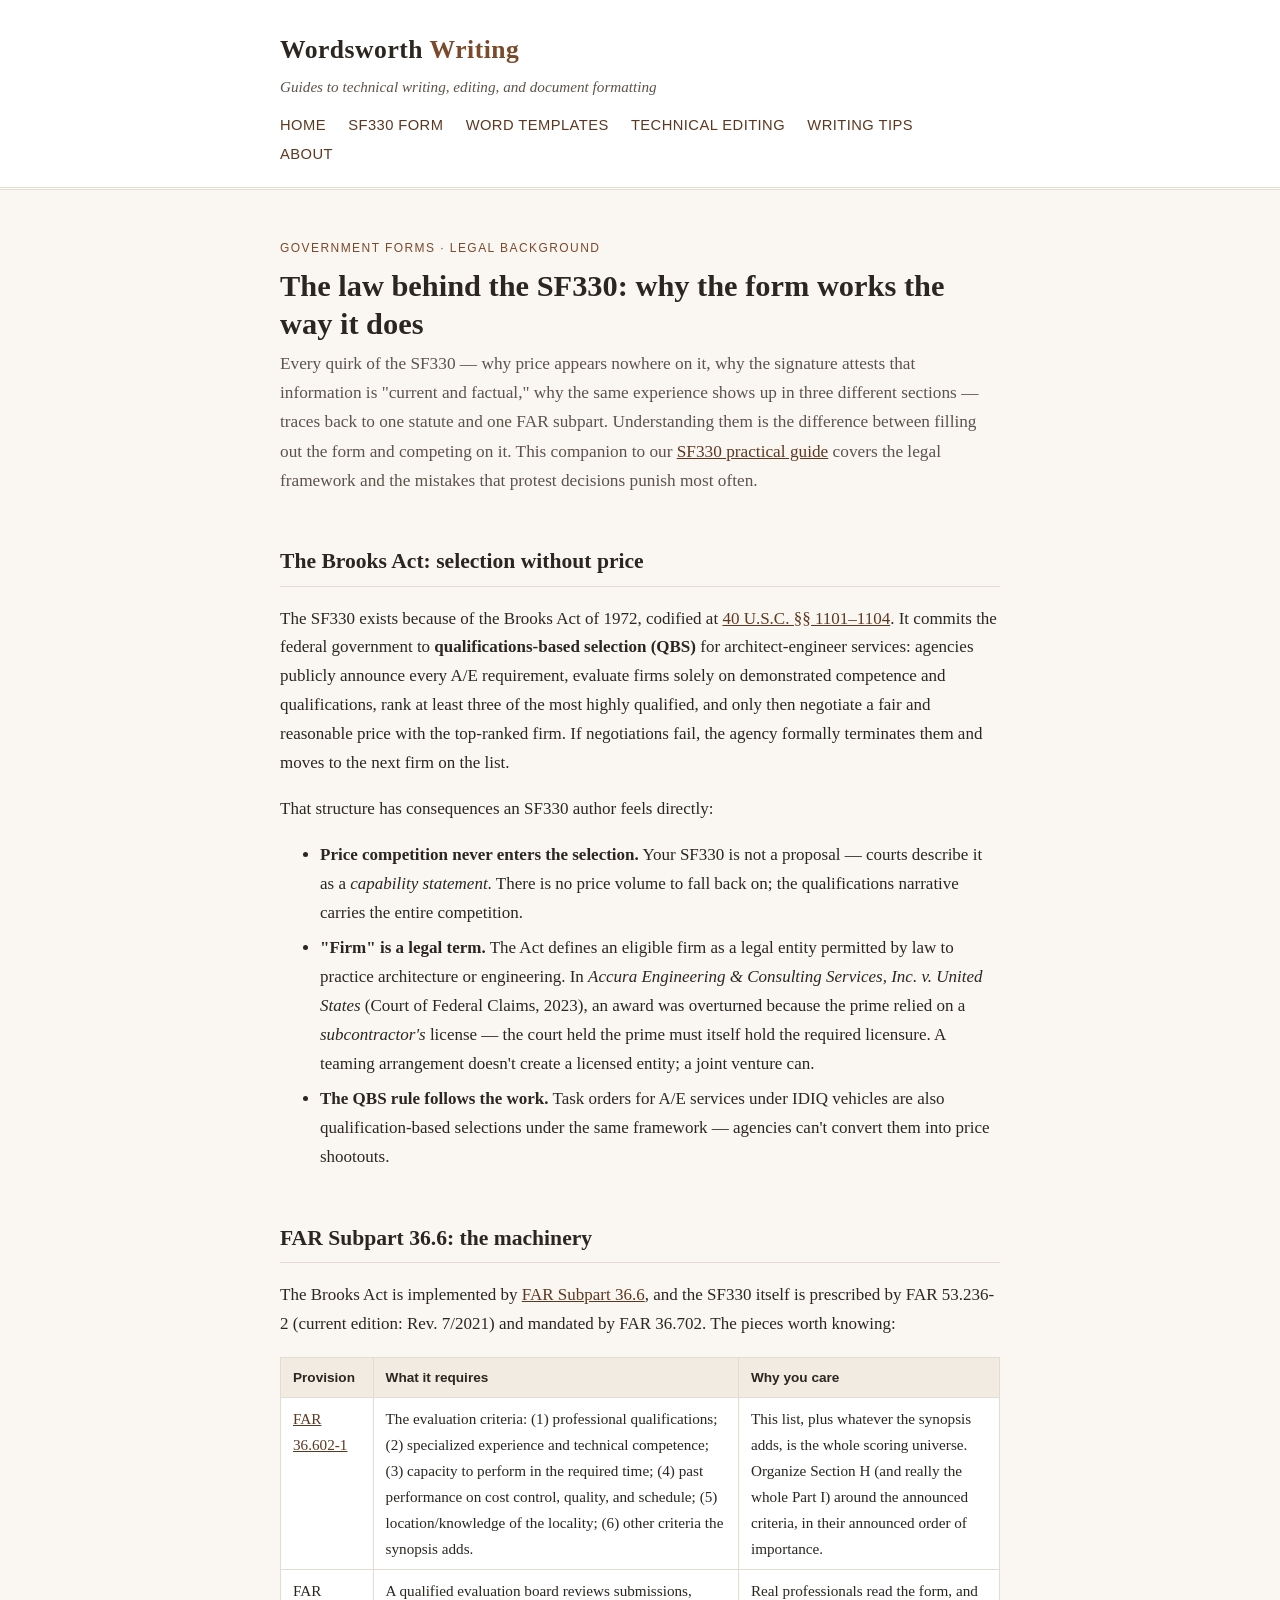
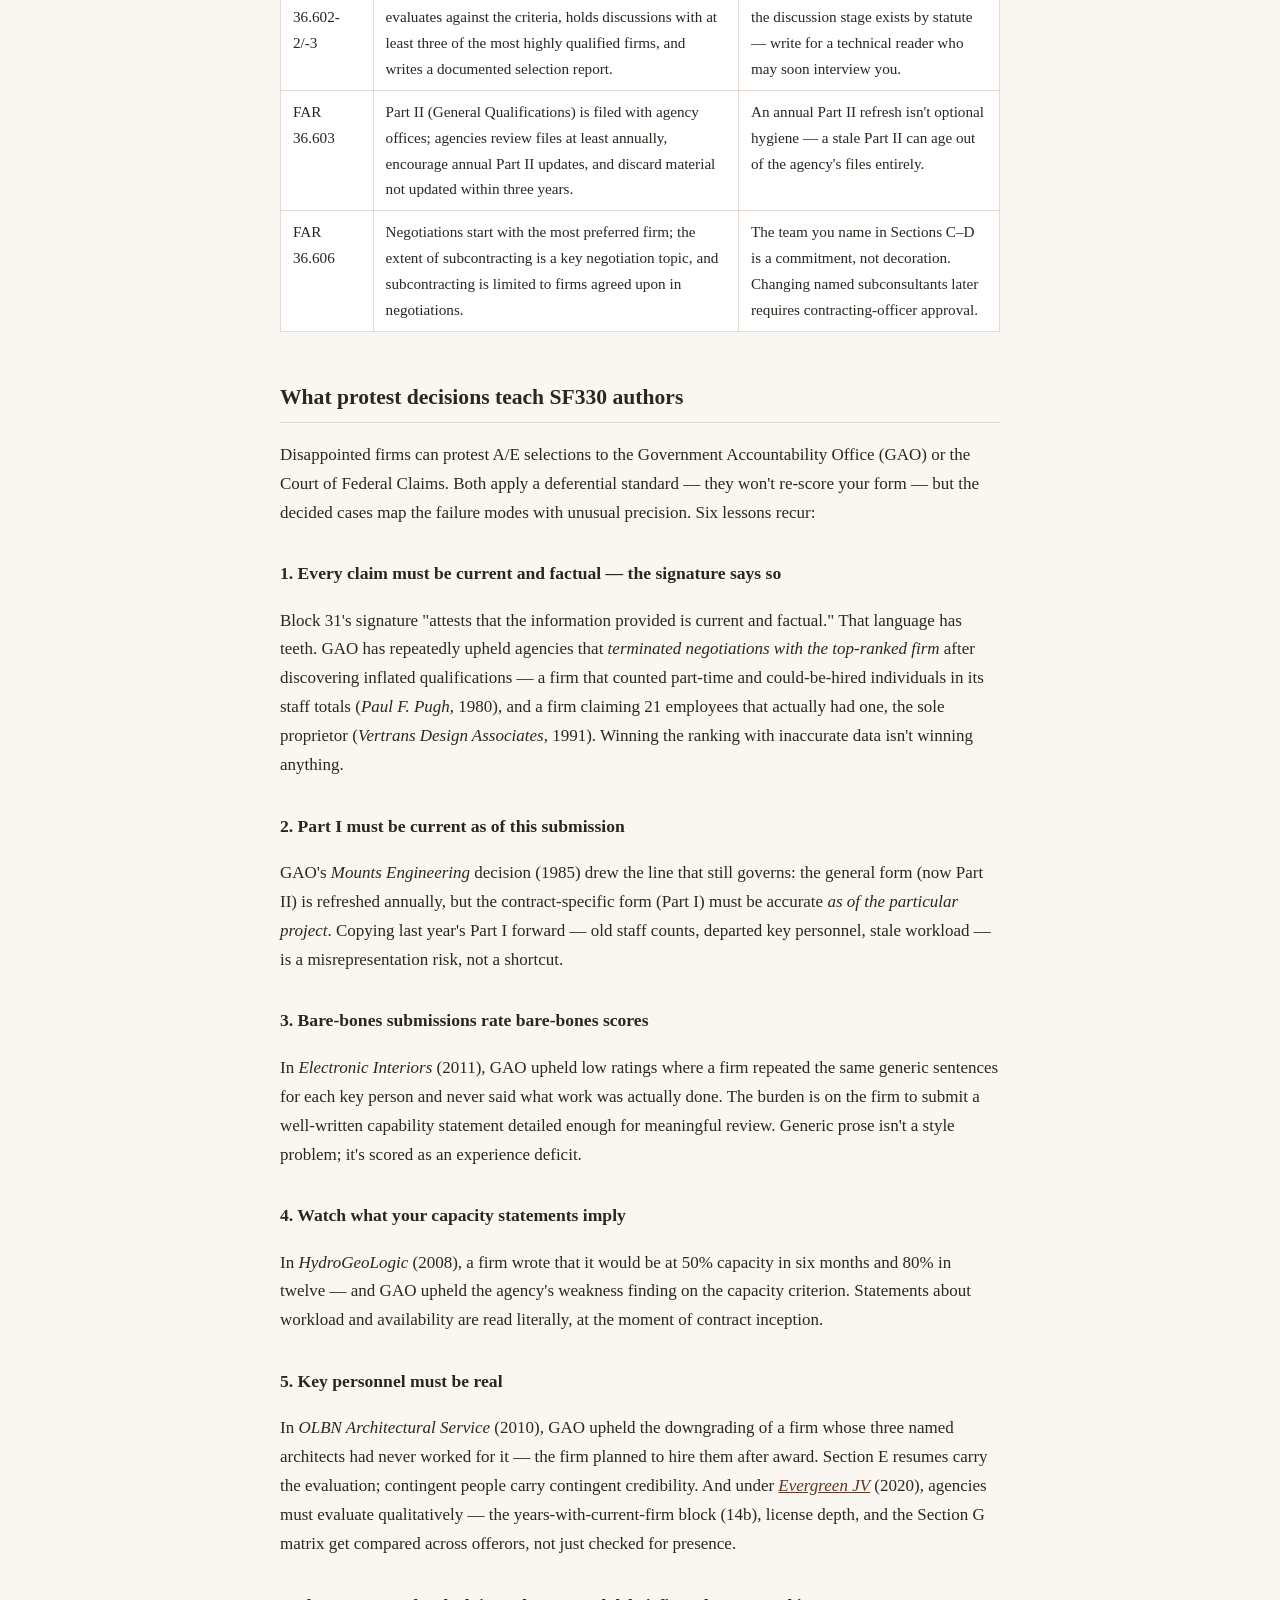
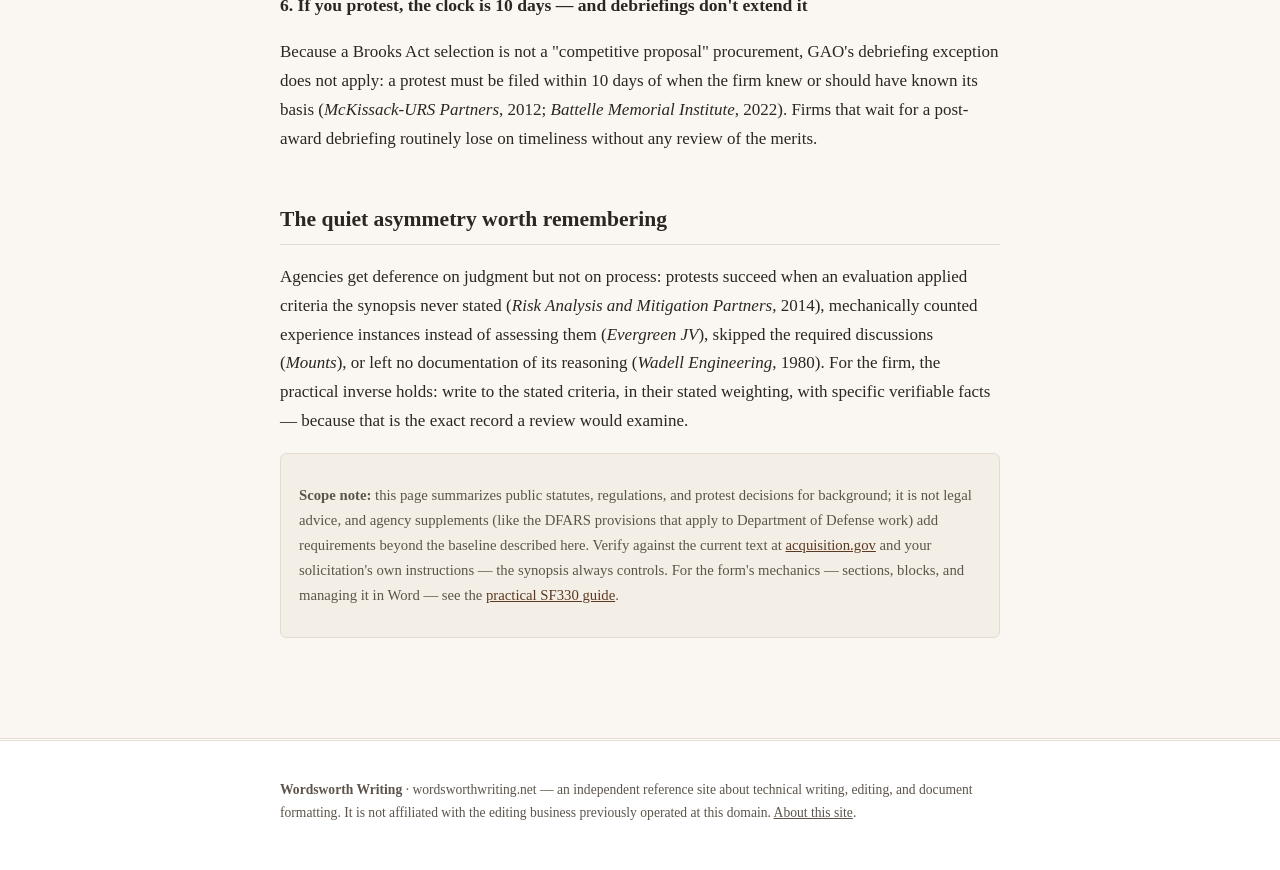
<file: sf330-requirements-brooks-act/index.html>
<!DOCTYPE html>
<html lang="en">
<head>
<meta charset="utf-8">
<meta name="viewport" content="width=device-width, initial-scale=1">
<title>The Law Behind the SF330 — Brooks Act, FAR 36.6, and What Protest Decisions Teach</title>
<meta name="description" content="Why the SF330 exists: the Brooks Act's qualifications-based selection, the FAR Subpart 36.6 evaluation process, and the compliance mistakes that GAO and Court of Federal Claims decisions punish most often.">
<link rel="canonical" href="https://wordsworthwriting.net/sf330-requirements-brooks-act/">
<link rel="stylesheet" href="/assets/style.css">
<script src="https://analytics.ahrefs.com/analytics.js" data-key="I5KtGYEiLuMY2RCIORJcwQ" async></script>
<meta property="og:type" content="article">
<meta property="og:site_name" content="Wordsworth Writing">
<meta property="og:url" content="https://wordsworthwriting.net/sf330-requirements-brooks-act/">
<meta property="og:title" content="The Law Behind the SF330 — Brooks Act, FAR 36.6, and What Protest Decisions Teach">
<meta property="og:description" content="Why the SF330 exists: the Brooks Act's qualifications-based selection, the FAR Subpart 36.6 evaluation process, and the compliance mistakes protest decisions punish most often.">
<meta property="og:image" content="https://wordsworthwriting.net/assets/og-image.png">
<meta property="og:image:width" content="1200">
<meta property="og:image:height" content="630">
<meta name="twitter:card" content="summary_large_image">
<meta name="twitter:title" content="The Law Behind the SF330 — Brooks Act, FAR 36.6, and What Protest Decisions Teach">
<meta name="twitter:description" content="Why the SF330 exists: the Brooks Act's qualifications-based selection, the FAR Subpart 36.6 evaluation process, and the compliance mistakes protest decisions punish most often.">
<meta name="twitter:image" content="https://wordsworthwriting.net/assets/og-image.png">
<link rel="icon" href="/favicon.ico" sizes="32x32">
<link rel="icon" type="image/png" href="/assets/icon-192.png" sizes="192x192">
<link rel="apple-touch-icon" href="/apple-touch-icon.png">
<link rel="manifest" href="/site.webmanifest">
<link rel="alternate" type="text/plain" href="/llms.txt" title="LLM-friendly content">
<script type="application/ld+json">{"@context":"https://schema.org","@type":"Article","headline":"The Law Behind the SF330 — Brooks Act, FAR 36.6, and What Protest Decisions Teach","description":"Why the SF330 exists: the Brooks Act's qualifications-based selection, the FAR Subpart 36.6 evaluation process, and the compliance mistakes protest decisions punish most often.","url":"https://wordsworthwriting.net/sf330-requirements-brooks-act/","mainEntityOfPage":"https://wordsworthwriting.net/sf330-requirements-brooks-act/","image":"https://wordsworthwriting.net/assets/og-image.png","datePublished":"2026-08-30","dateModified":"2026-08-30","author":{"@type":"Organization","name":"Wordsworth Writing","url":"https://wordsworthwriting.net/"},"publisher":{"@id":"https://wordsworthwriting.net/#org"},"isPartOf":{"@id":"https://wordsworthwriting.net/#website"}}</script>
<script type="application/ld+json">{"@context":"https://schema.org","@type":"BreadcrumbList","itemListElement":[{"@type":"ListItem","position":1,"name":"Home","item":"https://wordsworthwriting.net/"},{"@type":"ListItem","position":2,"name":"The SF330, explained","item":"https://wordsworthwriting.net/sf330-form-in-microsoft-word/"},{"@type":"ListItem","position":3,"name":"The law behind the SF330","item":"https://wordsworthwriting.net/sf330-requirements-brooks-act/"}]}</script>
</head>
<body>
<header class="site">
  <div class="inner">
    <a class="brand" href="/">Wordsworth<span> Writing</span></a>
    <p class="tagline">Guides to technical writing, editing, and document formatting</p>
    <nav class="main">
      <a href="/">Home</a>
      <a href="/sf330-form-in-microsoft-word/">SF330 Form</a>
      <a href="/templates-in-microsoft-word/">Word Templates</a>
      <a href="/technical-editing-document-formatting-services/">Technical Editing</a>
      <a href="/writing-tips/">Writing Tips</a>
      <a href="/about/">About</a>
    </nav>
  </div>
</header>
<main>
  <p class="kicker">Government forms · Legal background</p>
  <h1>The law behind the SF330: why the form works the way it does</h1>
  <p class="lede">Every quirk of the SF330 — why price appears nowhere on it, why the signature attests that information is "current and factual," why the same experience shows up in three different sections — traces back to one statute and one FAR subpart. Understanding them is the difference between filling out the form and competing on it. This companion to our <a href="/sf330-form-in-microsoft-word/">SF330 practical guide</a> covers the legal framework and the mistakes that protest decisions punish most often.</p>

  <h2>The Brooks Act: selection without price</h2>
  <p>The SF330 exists because of the Brooks Act of 1972, codified at <a href="https://www.law.cornell.edu/uscode/text/40/subtitle-I/chapter-11">40 U.S.C. §§ 1101–1104</a>. It commits the federal government to <strong>qualifications-based selection (QBS)</strong> for architect-engineer services: agencies publicly announce every A/E requirement, evaluate firms solely on demonstrated competence and qualifications, rank at least three of the most highly qualified, and only then negotiate a fair and reasonable price with the top-ranked firm. If negotiations fail, the agency formally terminates them and moves to the next firm on the list.</p>
  <p>That structure has consequences an SF330 author feels directly:</p>
  <ul>
    <li><strong>Price competition never enters the selection.</strong> Your SF330 is not a proposal — courts describe it as a <em>capability statement</em>. There is no price volume to fall back on; the qualifications narrative carries the entire competition.</li>
    <li><strong>"Firm" is a legal term.</strong> The Act defines an eligible firm as a legal entity permitted by law to practice architecture or engineering. In <em>Accura Engineering &amp; Consulting Services, Inc. v. United States</em> (Court of Federal Claims, 2023), an award was overturned because the prime relied on a <em>subcontractor's</em> license — the court held the prime must itself hold the required licensure. A teaming arrangement doesn't create a licensed entity; a joint venture can.</li>
    <li><strong>The QBS rule follows the work.</strong> Task orders for A/E services under IDIQ vehicles are also qualification-based selections under the same framework — agencies can't convert them into price shootouts.</li>
  </ul>

  <h2>FAR Subpart 36.6: the machinery</h2>
  <p>The Brooks Act is implemented by <a href="https://www.acquisition.gov/far/subpart-36.6">FAR Subpart 36.6</a>, and the SF330 itself is prescribed by FAR 53.236-2 (current edition: Rev. 7/2021) and mandated by FAR 36.702. The pieces worth knowing:</p>
  <table>
    <tr><th>Provision</th><th>What it requires</th><th>Why you care</th></tr>
    <tr><td><a href="https://www.acquisition.gov/far/36.602-1">FAR 36.602-1</a></td><td>The evaluation criteria: (1) professional qualifications; (2) specialized experience and technical competence; (3) capacity to perform in the required time; (4) past performance on cost control, quality, and schedule; (5) location/knowledge of the locality; (6) other criteria the synopsis adds.</td><td>This list, plus whatever the synopsis adds, is the whole scoring universe. Organize Section H (and really the whole Part I) around the announced criteria, in their announced order of importance.</td></tr>
    <tr><td>FAR 36.602-2/-3</td><td>A qualified evaluation board reviews submissions, evaluates against the criteria, holds discussions with at least three of the most highly qualified firms, and writes a documented selection report.</td><td>Real professionals read the form, and the discussion stage exists by statute — write for a technical reader who may soon interview you.</td></tr>
    <tr><td>FAR 36.603</td><td>Part II (General Qualifications) is filed with agency offices; agencies review files at least annually, encourage annual Part II updates, and discard material not updated within three years.</td><td>An annual Part II refresh isn't optional hygiene — a stale Part II can age out of the agency's files entirely.</td></tr>
    <tr><td>FAR 36.606</td><td>Negotiations start with the most preferred firm; the extent of subcontracting is a key negotiation topic, and subcontracting is limited to firms agreed upon in negotiations.</td><td>The team you name in Sections C–D is a commitment, not decoration. Changing named subconsultants later requires contracting-officer approval.</td></tr>
  </table>

  <h2>What protest decisions teach SF330 authors</h2>
  <p>Disappointed firms can protest A/E selections to the Government Accountability Office (GAO) or the Court of Federal Claims. Both apply a deferential standard — they won't re-score your form — but the decided cases map the failure modes with unusual precision. Six lessons recur:</p>

  <h3>1. Every claim must be current and factual — the signature says so</h3>
  <p>Block 31's signature "attests that the information provided is current and factual." That language has teeth. GAO has repeatedly upheld agencies that <em>terminated negotiations with the top-ranked firm</em> after discovering inflated qualifications — a firm that counted part-time and could-be-hired individuals in its staff totals (<em>Paul F. Pugh</em>, 1980), and a firm claiming 21 employees that actually had one, the sole proprietor (<em>Vertrans Design Associates</em>, 1991). Winning the ranking with inaccurate data isn't winning anything.</p>

  <h3>2. Part I must be current as of this submission</h3>
  <p>GAO's <em>Mounts Engineering</em> decision (1985) drew the line that still governs: the general form (now Part II) is refreshed annually, but the contract-specific form (Part I) must be accurate <em>as of the particular project</em>. Copying last year's Part I forward — old staff counts, departed key personnel, stale workload — is a misrepresentation risk, not a shortcut.</p>

  <h3>3. Bare-bones submissions rate bare-bones scores</h3>
  <p>In <em>Electronic Interiors</em> (2011), GAO upheld low ratings where a firm repeated the same generic sentences for each key person and never said what work was actually done. The burden is on the firm to submit a well-written capability statement detailed enough for meaningful review. Generic prose isn't a style problem; it's scored as an experience deficit.</p>

  <h3>4. Watch what your capacity statements imply</h3>
  <p>In <em>HydroGeoLogic</em> (2008), a firm wrote that it would be at 50% capacity in six months and 80% in twelve — and GAO upheld the agency's weakness finding on the capacity criterion. Statements about workload and availability are read literally, at the moment of contract inception.</p>

  <h3>5. Key personnel must be real</h3>
  <p>In <em>OLBN Architectural Service</em> (2010), GAO upheld the downgrading of a firm whose three named architects had never worked for it — the firm planned to hire them after award. Section E resumes carry the evaluation; contingent people carry contingent credibility. And under <a href="https://www.gao.gov/products/b-418475.4"><em>Evergreen JV</em></a> (2020), agencies must evaluate qualitatively — the years-with-current-firm block (14b), license depth, and the Section G matrix get compared across offerors, not just checked for presence.</p>

  <h3>6. If you protest, the clock is 10 days — and debriefings don't extend it</h3>
  <p>Because a Brooks Act selection is not a "competitive proposal" procurement, GAO's debriefing exception does not apply: a protest must be filed within 10 days of when the firm knew or should have known its basis (<em>McKissack-URS Partners</em>, 2012; <em>Battelle Memorial Institute</em>, 2022). Firms that wait for a post-award debriefing routinely lose on timeliness without any review of the merits.</p>

  <h2>The quiet asymmetry worth remembering</h2>
  <p>Agencies get deference on judgment but not on process: protests succeed when an evaluation applied criteria the synopsis never stated (<em>Risk Analysis and Mitigation Partners</em>, 2014), mechanically counted experience instances instead of assessing them (<em>Evergreen JV</em>), skipped the required discussions (<em>Mounts</em>), or left no documentation of its reasoning (<em>Wadell Engineering</em>, 1980). For the firm, the practical inverse holds: write to the stated criteria, in their stated weighting, with specific verifiable facts — because that is the exact record a review would examine.</p>

  <div class="note">
    <p><strong>Scope note:</strong> this page summarizes public statutes, regulations, and protest decisions for background; it is not legal advice, and agency supplements (like the DFARS provisions that apply to Department of Defense work) add requirements beyond the baseline described here. Verify against the current text at <a href="https://www.acquisition.gov/far/subpart-36.6">acquisition.gov</a> and your solicitation's own instructions — the synopsis always controls. For the form's mechanics — sections, blocks, and managing it in Word — see the <a href="/sf330-form-in-microsoft-word/">practical SF330 guide</a>.</p>
  </div>
</main>
<footer class="site">
  <div class="inner">
    <p><strong>Wordsworth Writing</strong> · wordsworthwriting.net — an independent reference site about technical writing, editing, and document formatting. It is not affiliated with the editing business previously operated at this domain. <a href="/about/">About this site</a>.</p>
  </div>
</footer>
</body>
</html>
</file>
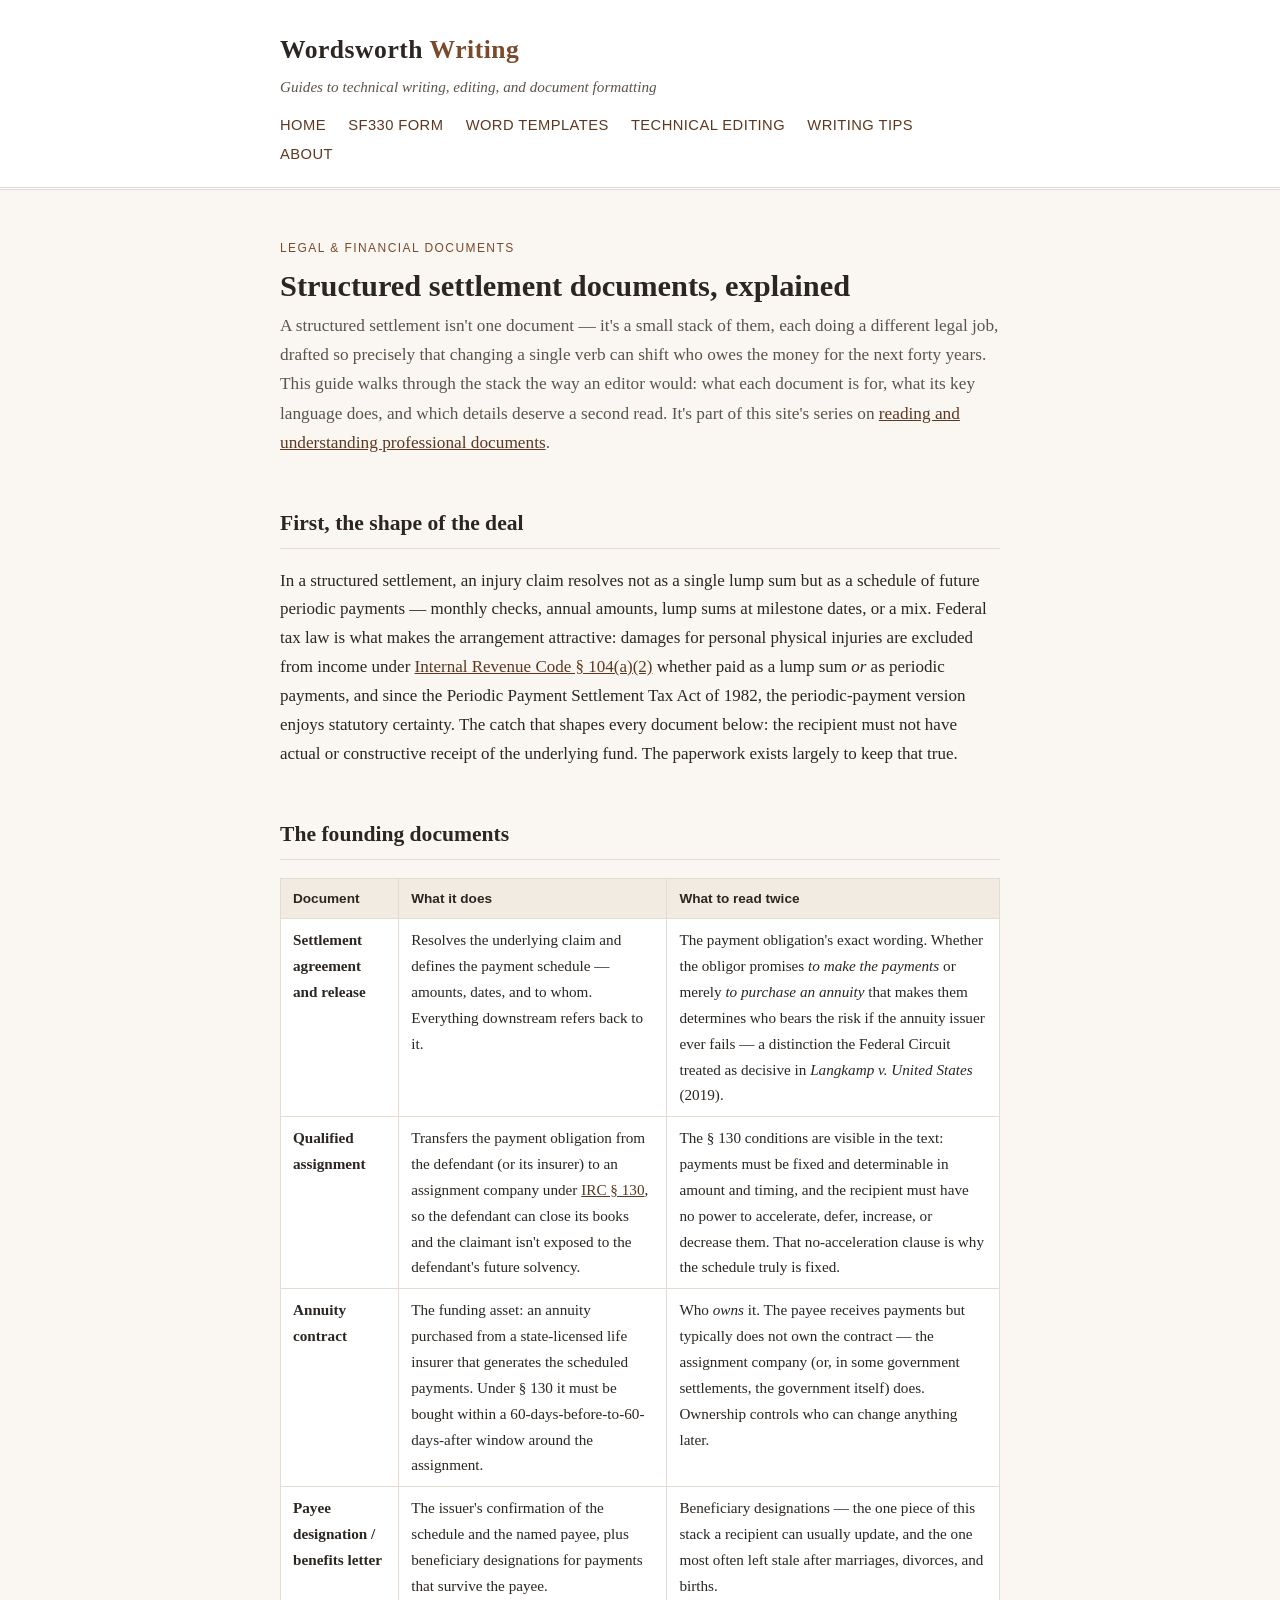
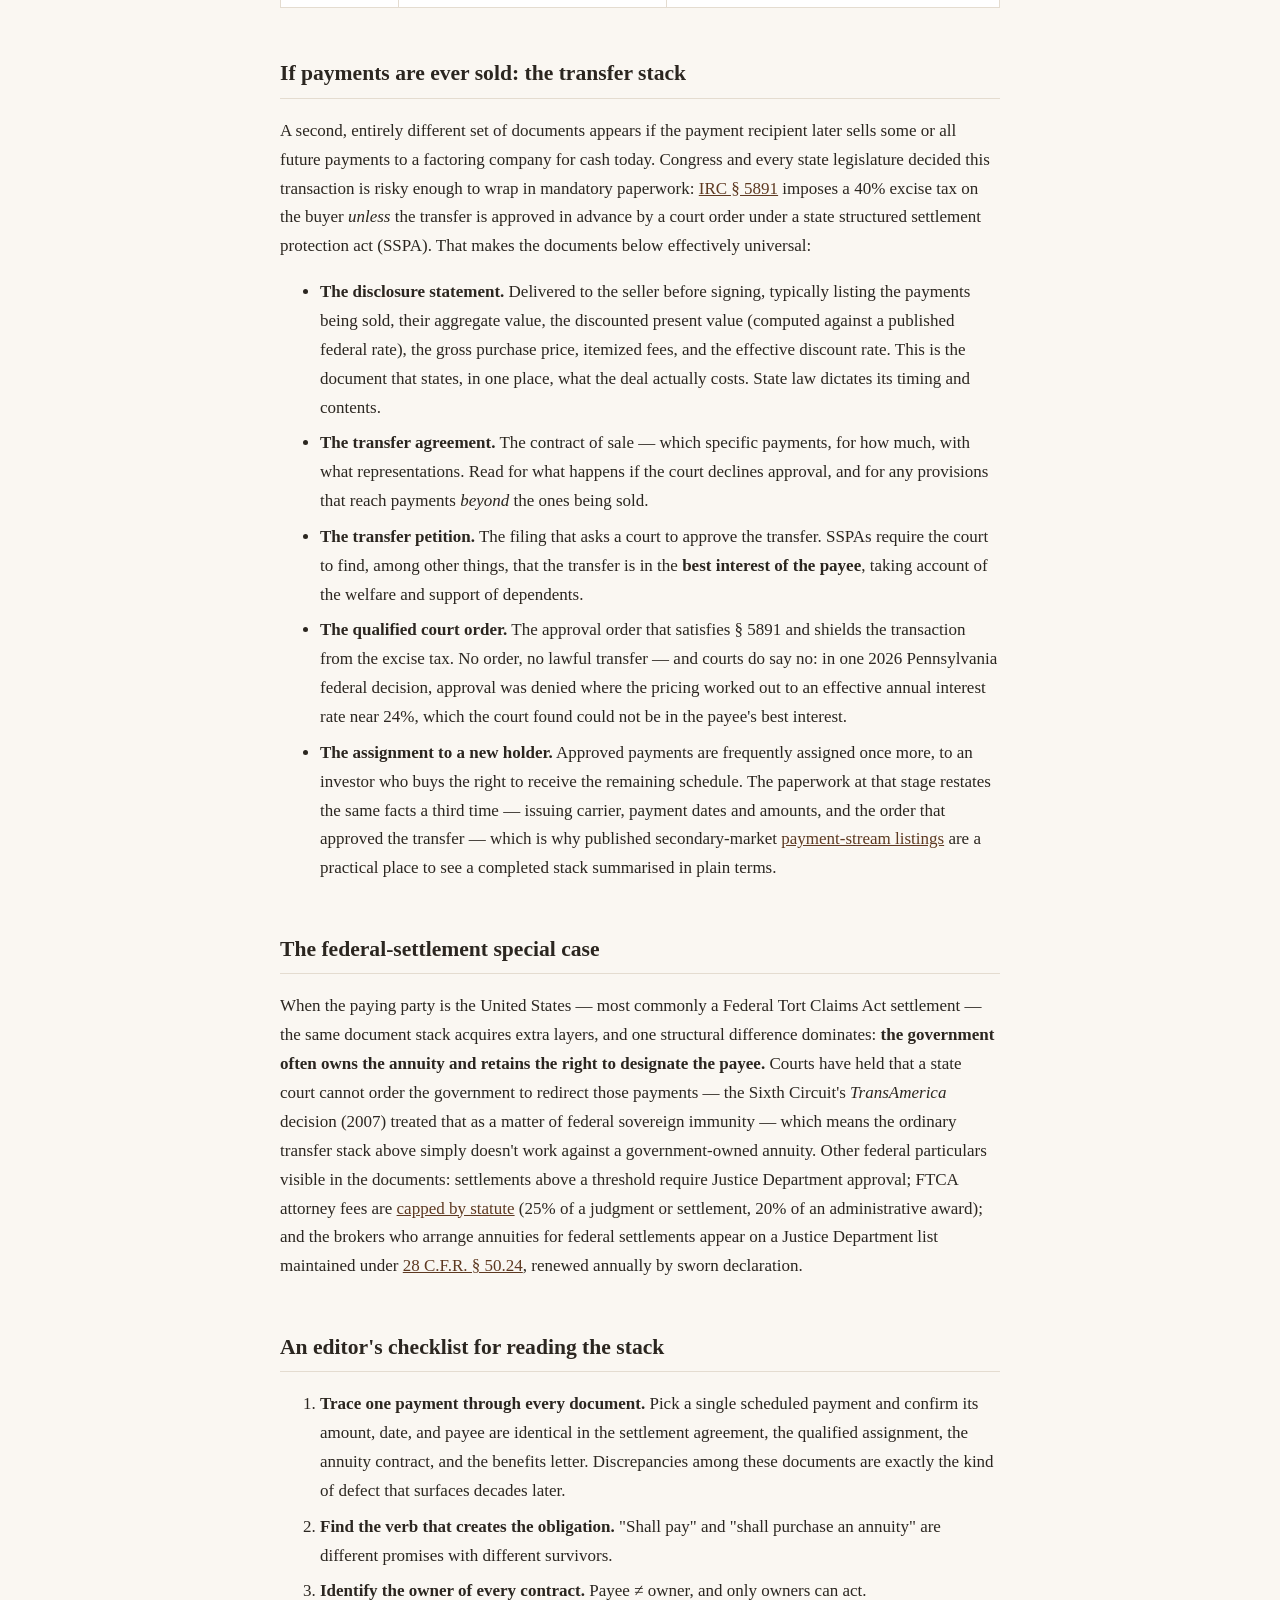
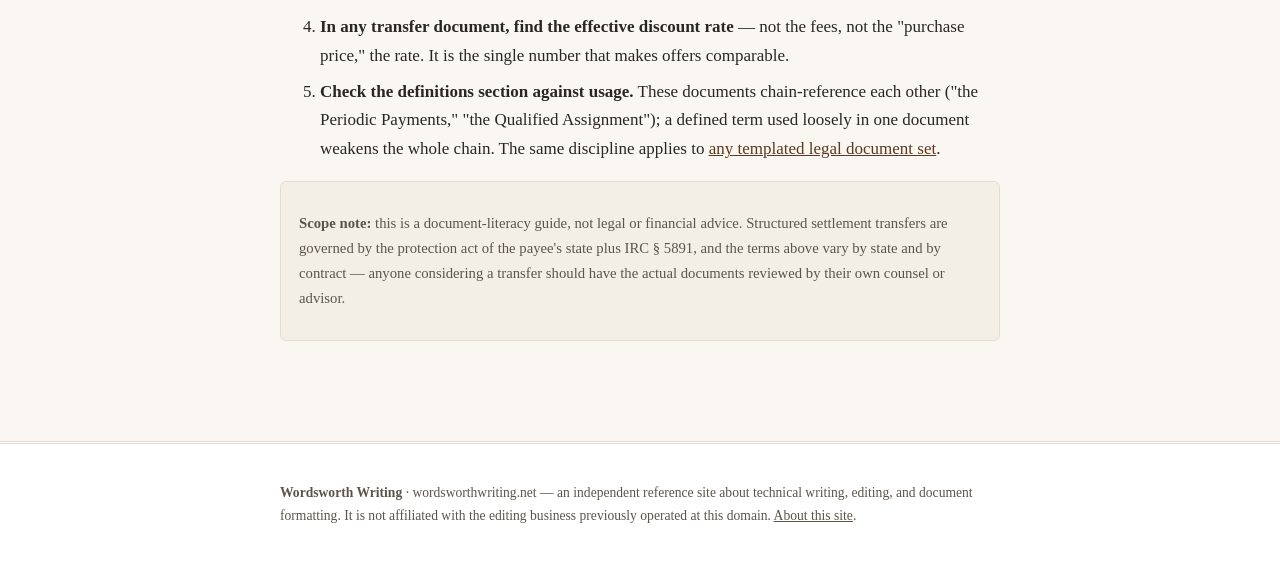
<file: structured-settlement-documents/index.html>
<!DOCTYPE html>
<html lang="en">
<head>
<meta charset="utf-8">
<meta name="viewport" content="width=device-width, initial-scale=1">
<title>Structured Settlement Documents, Explained — The Paperwork Behind Periodic Payments</title>
<meta name="description" content="A document-by-document guide to structured settlements: the settlement agreement, qualified assignment, annuity contract, and — if payments are ever sold — the disclosure statement, transfer petition, and court order the law requires.">
<link rel="canonical" href="https://wordsworthwriting.net/structured-settlement-documents/">
<link rel="stylesheet" href="/assets/style.css">
<script src="https://analytics.ahrefs.com/analytics.js" data-key="I5KtGYEiLuMY2RCIORJcwQ" async></script>
<meta property="og:type" content="article">
<meta property="og:site_name" content="Wordsworth Writing">
<meta property="og:url" content="https://wordsworthwriting.net/structured-settlement-documents/">
<meta property="og:title" content="Structured Settlement Documents, Explained — The Paperwork Behind Periodic Payments">
<meta property="og:description" content="A document-by-document guide to structured settlements: the settlement agreement, qualified assignment, annuity contract, and the transfer paperwork courts require when payments are sold.">
<meta property="og:image" content="https://wordsworthwriting.net/assets/og-image.png">
<meta property="og:image:width" content="1200">
<meta property="og:image:height" content="630">
<meta name="twitter:card" content="summary_large_image">
<meta name="twitter:title" content="Structured Settlement Documents, Explained — The Paperwork Behind Periodic Payments">
<meta name="twitter:description" content="A document-by-document guide to structured settlements: the settlement agreement, qualified assignment, annuity contract, and the transfer paperwork courts require when payments are sold.">
<meta name="twitter:image" content="https://wordsworthwriting.net/assets/og-image.png">
<link rel="icon" href="/favicon.ico" sizes="32x32">
<link rel="icon" type="image/png" href="/assets/icon-192.png" sizes="192x192">
<link rel="apple-touch-icon" href="/apple-touch-icon.png">
<link rel="manifest" href="/site.webmanifest">
<link rel="alternate" type="text/plain" href="/llms.txt" title="LLM-friendly content">
<script type="application/ld+json">{"@context":"https://schema.org","@type":"Article","headline":"Structured Settlement Documents, Explained — The Paperwork Behind Periodic Payments","description":"A document-by-document guide to structured settlements: the settlement agreement, qualified assignment, annuity contract, and the transfer paperwork courts require when payments are sold.","url":"https://wordsworthwriting.net/structured-settlement-documents/","mainEntityOfPage":"https://wordsworthwriting.net/structured-settlement-documents/","image":"https://wordsworthwriting.net/assets/og-image.png","datePublished":"2026-08-30","dateModified":"2026-08-30","author":{"@type":"Organization","name":"Wordsworth Writing","url":"https://wordsworthwriting.net/"},"publisher":{"@id":"https://wordsworthwriting.net/#org"},"isPartOf":{"@id":"https://wordsworthwriting.net/#website"}}</script>
<script type="application/ld+json">{"@context":"https://schema.org","@type":"BreadcrumbList","itemListElement":[{"@type":"ListItem","position":1,"name":"Home","item":"https://wordsworthwriting.net/"},{"@type":"ListItem","position":2,"name":"Structured settlement documents","item":"https://wordsworthwriting.net/structured-settlement-documents/"}]}</script>
</head>
<body>
<header class="site">
  <div class="inner">
    <a class="brand" href="/">Wordsworth<span> Writing</span></a>
    <p class="tagline">Guides to technical writing, editing, and document formatting</p>
    <nav class="main">
      <a href="/">Home</a>
      <a href="/sf330-form-in-microsoft-word/">SF330 Form</a>
      <a href="/templates-in-microsoft-word/">Word Templates</a>
      <a href="/technical-editing-document-formatting-services/">Technical Editing</a>
      <a href="/writing-tips/">Writing Tips</a>
      <a href="/about/">About</a>
    </nav>
  </div>
</header>
<main>
  <p class="kicker">Legal &amp; financial documents</p>
  <h1>Structured settlement documents, explained</h1>
  <p class="lede">A structured settlement isn't one document — it's a small stack of them, each doing a different legal job, drafted so precisely that changing a single verb can shift who owes the money for the next forty years. This guide walks through the stack the way an editor would: what each document is for, what its key language does, and which details deserve a second read. It's part of this site's series on <a href="/technical-editing-document-formatting-services/">reading and understanding professional documents</a>.</p>

  <h2>First, the shape of the deal</h2>
  <p>In a structured settlement, an injury claim resolves not as a single lump sum but as a schedule of future periodic payments — monthly checks, annual amounts, lump sums at milestone dates, or a mix. Federal tax law is what makes the arrangement attractive: damages for personal physical injuries are excluded from income under <a href="https://www.law.cornell.edu/uscode/text/26/104">Internal Revenue Code § 104(a)(2)</a> whether paid as a lump sum <em>or</em> as periodic payments, and since the Periodic Payment Settlement Tax Act of 1982, the periodic-payment version enjoys statutory certainty. The catch that shapes every document below: the recipient must not have actual or constructive receipt of the underlying fund. The paperwork exists largely to keep that true.</p>

  <h2>The founding documents</h2>
  <table>
    <tr><th>Document</th><th>What it does</th><th>What to read twice</th></tr>
    <tr><td><strong>Settlement agreement and release</strong></td><td>Resolves the underlying claim and defines the payment schedule — amounts, dates, and to whom. Everything downstream refers back to it.</td><td>The payment obligation's exact wording. Whether the obligor promises <em>to make the payments</em> or merely <em>to purchase an annuity</em> that makes them determines who bears the risk if the annuity issuer ever fails — a distinction the Federal Circuit treated as decisive in <em>Langkamp v. United States</em> (2019).</td></tr>
    <tr><td><strong>Qualified assignment</strong></td><td>Transfers the payment obligation from the defendant (or its insurer) to an assignment company under <a href="https://www.law.cornell.edu/uscode/text/26/130">IRC § 130</a>, so the defendant can close its books and the claimant isn't exposed to the defendant's future solvency.</td><td>The § 130 conditions are visible in the text: payments must be fixed and determinable in amount and timing, and the recipient must have no power to accelerate, defer, increase, or decrease them. That no-acceleration clause is why the schedule truly is fixed.</td></tr>
    <tr><td><strong>Annuity contract</strong></td><td>The funding asset: an annuity purchased from a state-licensed life insurer that generates the scheduled payments. Under § 130 it must be bought within a 60-days-before-to-60-days-after window around the assignment.</td><td>Who <em>owns</em> it. The payee receives payments but typically does not own the contract — the assignment company (or, in some government settlements, the government itself) does. Ownership controls who can change anything later.</td></tr>
    <tr><td><strong>Payee designation / benefits letter</strong></td><td>The issuer's confirmation of the schedule and the named payee, plus beneficiary designations for payments that survive the payee.</td><td>Beneficiary designations — the one piece of this stack a recipient can usually update, and the one most often left stale after marriages, divorces, and births.</td></tr>
  </table>

  <h2>If payments are ever sold: the transfer stack</h2>
  <p>A second, entirely different set of documents appears if the payment recipient later sells some or all future payments to a factoring company for cash today. Congress and every state legislature decided this transaction is risky enough to wrap in mandatory paperwork: <a href="https://www.law.cornell.edu/uscode/text/26/5891">IRC § 5891</a> imposes a 40% excise tax on the buyer <em>unless</em> the transfer is approved in advance by a court order under a state structured settlement protection act (SSPA). That makes the documents below effectively universal:</p>
  <ul>
    <li><strong>The disclosure statement.</strong> Delivered to the seller before signing, typically listing the payments being sold, their aggregate value, the discounted present value (computed against a published federal rate), the gross purchase price, itemized fees, and the effective discount rate. This is the document that states, in one place, what the deal actually costs. State law dictates its timing and contents.</li>
    <li><strong>The transfer agreement.</strong> The contract of sale — which specific payments, for how much, with what representations. Read for what happens if the court declines approval, and for any provisions that reach payments <em>beyond</em> the ones being sold.</li>
    <li><strong>The transfer petition.</strong> The filing that asks a court to approve the transfer. SSPAs require the court to find, among other things, that the transfer is in the <strong>best interest of the payee</strong>, taking account of the welfare and support of dependents.</li>
    <li><strong>The qualified court order.</strong> The approval order that satisfies § 5891 and shields the transaction from the excise tax. No order, no lawful transfer — and courts do say no: in one 2026 Pennsylvania federal decision, approval was denied where the pricing worked out to an effective annual interest rate near 24%, which the court found could not be in the payee's best interest.</li>
    <li><strong>The assignment to a new holder.</strong> Approved payments are frequently assigned once more, to an investor who buys the right to receive the remaining schedule. The paperwork at that stage restates the same facts a third time — issuing carrier, payment dates and amounts, and the order that approved the transfer — which is why published secondary-market <a href="https://www.pacassets.com/inventory">payment-stream listings</a> are a practical place to see a completed stack summarised in plain terms.</li>
  </ul>

  <h2>The federal-settlement special case</h2>
  <p>When the paying party is the United States — most commonly a Federal Tort Claims Act settlement — the same document stack acquires extra layers, and one structural difference dominates: <strong>the government often owns the annuity and retains the right to designate the payee.</strong> Courts have held that a state court cannot order the government to redirect those payments — the Sixth Circuit's <em>TransAmerica</em> decision (2007) treated that as a matter of federal sovereign immunity — which means the ordinary transfer stack above simply doesn't work against a government-owned annuity. Other federal particulars visible in the documents: settlements above a threshold require Justice Department approval; FTCA attorney fees are <a href="https://www.law.cornell.edu/uscode/text/28/2678">capped by statute</a> (25% of a judgment or settlement, 20% of an administrative award); and the brokers who arrange annuities for federal settlements appear on a Justice Department list maintained under <a href="https://www.ecfr.gov/current/title-28/chapter-I/part-50/section-50.24">28 C.F.R. § 50.24</a>, renewed annually by sworn declaration.</p>

  <h2>An editor's checklist for reading the stack</h2>
  <ol>
    <li><strong>Trace one payment through every document.</strong> Pick a single scheduled payment and confirm its amount, date, and payee are identical in the settlement agreement, the qualified assignment, the annuity contract, and the benefits letter. Discrepancies among these documents are exactly the kind of defect that surfaces decades later.</li>
    <li><strong>Find the verb that creates the obligation.</strong> "Shall pay" and "shall purchase an annuity" are different promises with different survivors.</li>
    <li><strong>Identify the owner of every contract.</strong> Payee ≠ owner, and only owners can act.</li>
    <li><strong>In any transfer document, find the effective discount rate</strong> — not the fees, not the "purchase price," the rate. It is the single number that makes offers comparable.</li>
    <li><strong>Check the definitions section against usage.</strong> These documents chain-reference each other ("the Periodic Payments," "the Qualified Assignment"); a defined term used loosely in one document weakens the whole chain. The same discipline applies to <a href="/templates-in-microsoft-word/">any templated legal document set</a>.</li>
  </ol>

  <div class="note">
    <p><strong>Scope note:</strong> this is a document-literacy guide, not legal or financial advice. Structured settlement transfers are governed by the protection act of the payee's state plus IRC § 5891, and the terms above vary by state and by contract — anyone considering a transfer should have the actual documents reviewed by their own counsel or advisor.</p>
  </div>
</main>
<footer class="site">
  <div class="inner">
    <p><strong>Wordsworth Writing</strong> · wordsworthwriting.net — an independent reference site about technical writing, editing, and document formatting. It is not affiliated with the editing business previously operated at this domain. <a href="/about/">About this site</a>.</p>
  </div>
</footer>
</body>
</html>
</file>
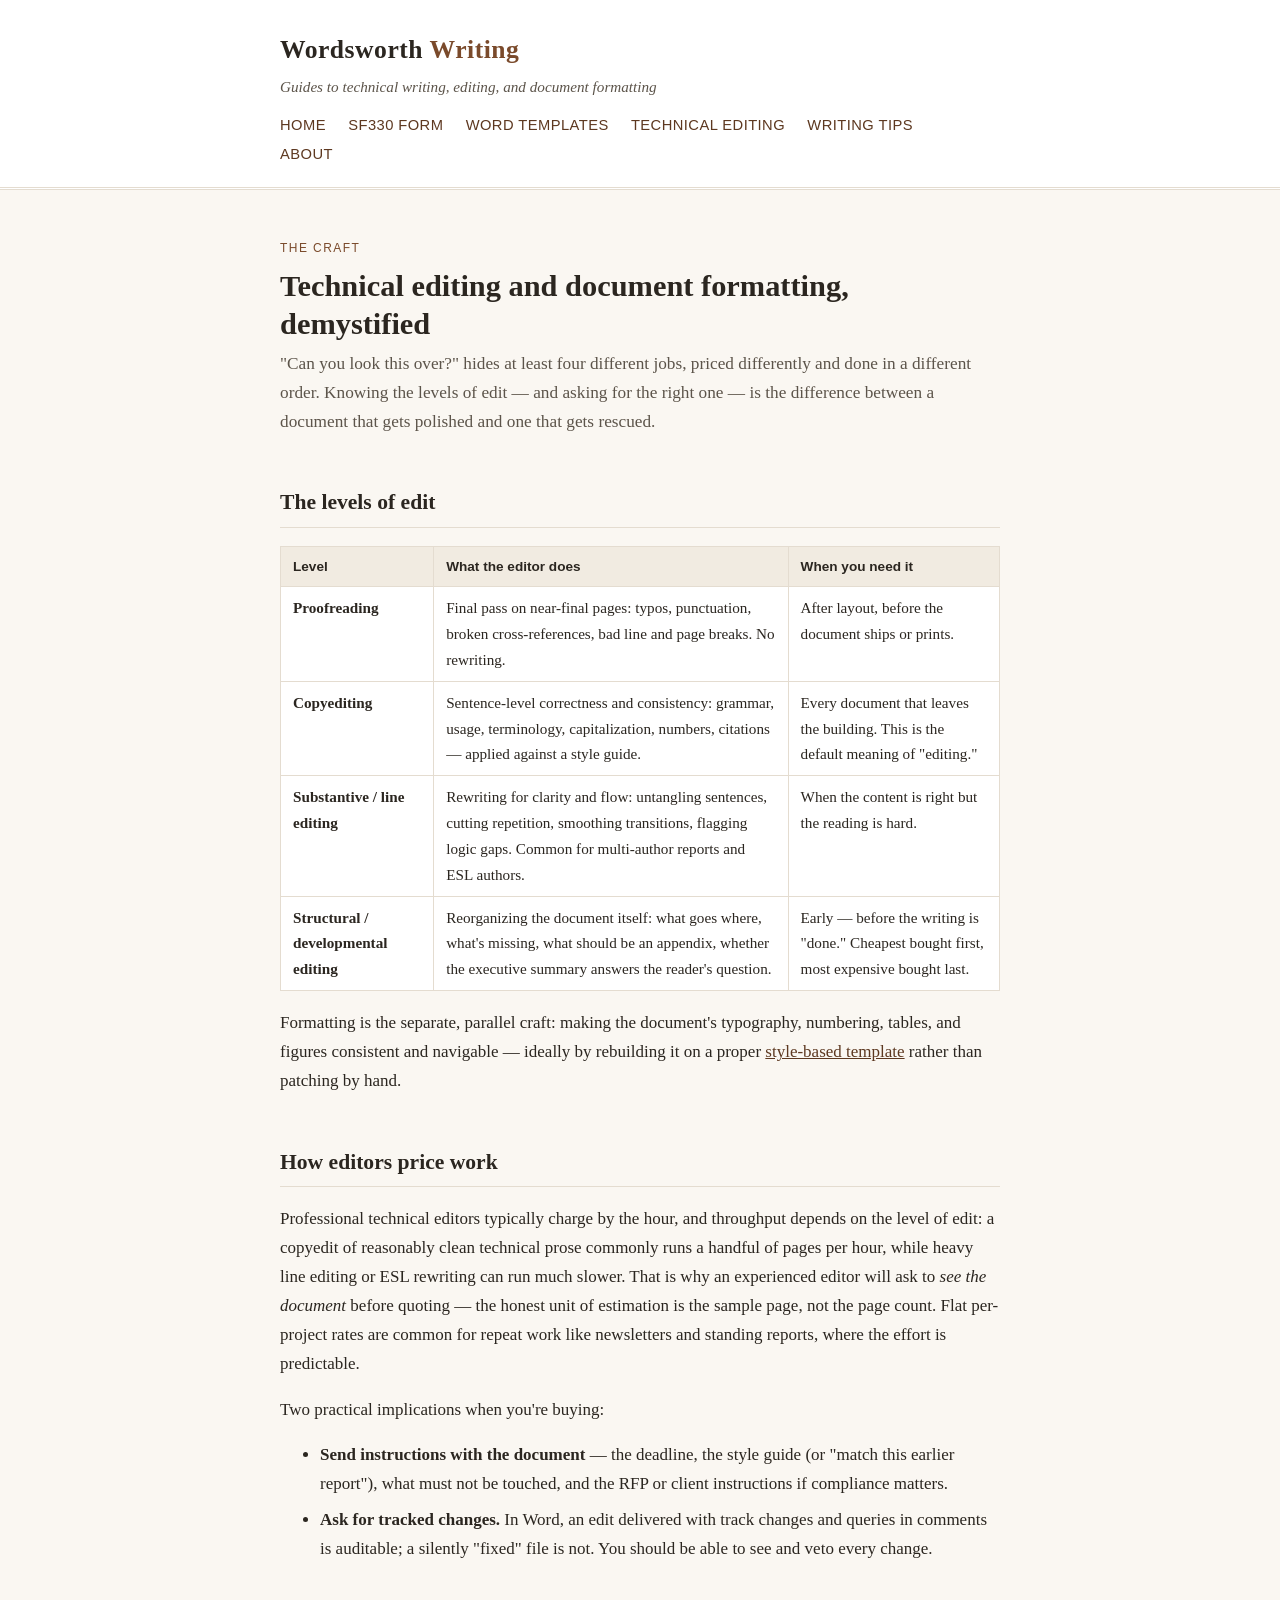
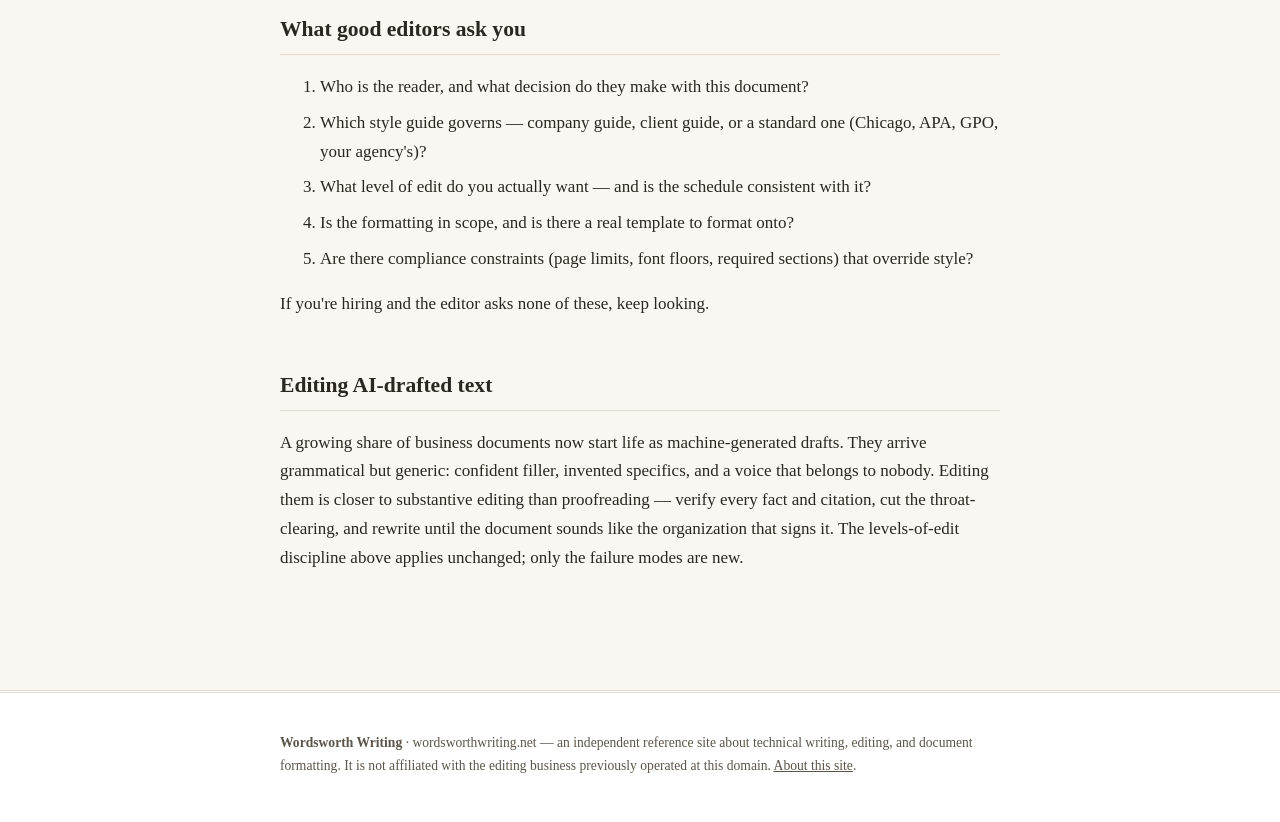
<file: technical-editing-document-formatting-services/index.html>
<!DOCTYPE html>
<html lang="en">
<head>
<meta charset="utf-8">
<meta name="viewport" content="width=device-width, initial-scale=1">
<title>Technical Editing &amp; Document Formatting — Levels of Edit, Pricing, and Hiring</title>
<meta name="description" content="How technical editing actually works: the levels of edit, what document formatting involves, how editors price their work, and what to ask before you hire one.">
<link rel="canonical" href="https://wordsworthwriting.net/technical-editing-document-formatting-services/">
<link rel="stylesheet" href="/assets/style.css">
<script src="https://analytics.ahrefs.com/analytics.js" data-key="I5KtGYEiLuMY2RCIORJcwQ" async></script>
<meta property="og:type" content="article">
<meta property="og:site_name" content="Wordsworth Writing">
<meta property="og:url" content="https://wordsworthwriting.net/technical-editing-document-formatting-services/">
<meta property="og:title" content="Technical Editing &amp; Document Formatting — Levels of Edit, Pricing, and Hiring">
<meta property="og:description" content="How technical editing actually works: the levels of edit, what document formatting involves, how editors price their work, and what to ask before you hire one.">
<meta property="og:image" content="https://wordsworthwriting.net/assets/og-image.png">
<meta property="og:image:width" content="1200">
<meta property="og:image:height" content="630">
<meta name="twitter:card" content="summary_large_image">
<meta name="twitter:title" content="Technical Editing &amp; Document Formatting — Levels of Edit, Pricing, and Hiring">
<meta name="twitter:description" content="How technical editing actually works: the levels of edit, what document formatting involves, how editors price their work, and what to ask before you hire one.">
<meta name="twitter:image" content="https://wordsworthwriting.net/assets/og-image.png">
<link rel="icon" href="/favicon.ico" sizes="32x32">
<link rel="icon" type="image/png" href="/assets/icon-192.png" sizes="192x192">
<link rel="apple-touch-icon" href="/apple-touch-icon.png">
<link rel="manifest" href="/site.webmanifest">
<link rel="alternate" type="text/plain" href="/llms.txt" title="LLM-friendly content">
<script type="application/ld+json">{"@context":"https://schema.org","@type":"Article","headline":"Technical Editing & Document Formatting \u2014 Levels of Edit, Pricing, and Hiring","description":"How technical editing actually works: the levels of edit, what document formatting involves, how editors price their work, and what to ask before you hire one.","url":"https://wordsworthwriting.net/technical-editing-document-formatting-services/","mainEntityOfPage":"https://wordsworthwriting.net/technical-editing-document-formatting-services/","image":"https://wordsworthwriting.net/assets/og-image.png","datePublished":"2026-08-29","dateModified":"2026-08-30","author":{"@type":"Organization","name":"Wordsworth Writing","url":"https://wordsworthwriting.net/"},"publisher":{"@id":"https://wordsworthwriting.net/#org"},"isPartOf":{"@id":"https://wordsworthwriting.net/#website"}}</script>
<script type="application/ld+json">{"@context":"https://schema.org","@type":"BreadcrumbList","itemListElement":[{"@type":"ListItem","position":1,"name":"Home","item":"https://wordsworthwriting.net/"},{"@type":"ListItem","position":2,"name":"Technical editing and formatting","item":"https://wordsworthwriting.net/technical-editing-document-formatting-services/"}]}</script>
</head>
<body>
<header class="site">
  <div class="inner">
    <a class="brand" href="/">Wordsworth<span> Writing</span></a>
    <p class="tagline">Guides to technical writing, editing, and document formatting</p>
    <nav class="main">
      <a href="/">Home</a>
      <a href="/sf330-form-in-microsoft-word/">SF330 Form</a>
      <a href="/templates-in-microsoft-word/">Word Templates</a>
      <a href="/technical-editing-document-formatting-services/">Technical Editing</a>
      <a href="/writing-tips/">Writing Tips</a>
      <a href="/about/">About</a>
    </nav>
  </div>
</header>
<main>
  <p class="kicker">The craft</p>
  <h1>Technical editing and document formatting, demystified</h1>
  <p class="lede">"Can you look this over?" hides at least four different jobs, priced differently and done in a different order. Knowing the levels of edit — and asking for the right one — is the difference between a document that gets polished and one that gets rescued.</p>

  <h2>The levels of edit</h2>
  <table>
    <tr><th>Level</th><th>What the editor does</th><th>When you need it</th></tr>
    <tr><td><strong>Proofreading</strong></td><td>Final pass on near-final pages: typos, punctuation, broken cross-references, bad line and page breaks. No rewriting.</td><td>After layout, before the document ships or prints.</td></tr>
    <tr><td><strong>Copyediting</strong></td><td>Sentence-level correctness and consistency: grammar, usage, terminology, capitalization, numbers, citations — applied against a style guide.</td><td>Every document that leaves the building. This is the default meaning of "editing."</td></tr>
    <tr><td><strong>Substantive / line editing</strong></td><td>Rewriting for clarity and flow: untangling sentences, cutting repetition, smoothing transitions, flagging logic gaps. Common for multi-author reports and ESL authors.</td><td>When the content is right but the reading is hard.</td></tr>
    <tr><td><strong>Structural / developmental editing</strong></td><td>Reorganizing the document itself: what goes where, what's missing, what should be an appendix, whether the executive summary answers the reader's question.</td><td>Early — before the writing is "done." Cheapest bought first, most expensive bought last.</td></tr>
  </table>
  <p>Formatting is the separate, parallel craft: making the document's typography, numbering, tables, and figures consistent and navigable — ideally by rebuilding it on a proper <a href="/templates-in-microsoft-word/">style-based template</a> rather than patching by hand.</p>

  <h2>How editors price work</h2>
  <p>Professional technical editors typically charge by the hour, and throughput depends on the level of edit: a copyedit of reasonably clean technical prose commonly runs a handful of pages per hour, while heavy line editing or ESL rewriting can run much slower. That is why an experienced editor will ask to <em>see the document</em> before quoting — the honest unit of estimation is the sample page, not the page count. Flat per-project rates are common for repeat work like newsletters and standing reports, where the effort is predictable.</p>
  <p>Two practical implications when you're buying:</p>
  <ul>
    <li><strong>Send instructions with the document</strong> — the deadline, the style guide (or "match this earlier report"), what must not be touched, and the RFP or client instructions if compliance matters.</li>
    <li><strong>Ask for tracked changes.</strong> In Word, an edit delivered with track changes and queries in comments is auditable; a silently "fixed" file is not. You should be able to see and veto every change.</li>
  </ul>

  <h2>What good editors ask you</h2>
  <ol>
    <li>Who is the reader, and what decision do they make with this document?</li>
    <li>Which style guide governs — company guide, client guide, or a standard one (Chicago, APA, GPO, your agency's)?</li>
    <li>What level of edit do you actually want — and is the schedule consistent with it?</li>
    <li>Is the formatting in scope, and is there a real template to format onto?</li>
    <li>Are there compliance constraints (page limits, font floors, required sections) that override style?</li>
  </ol>
  <p>If you're hiring and the editor asks none of these, keep looking.</p>

  <h2>Editing AI-drafted text</h2>
  <p>A growing share of business documents now start life as machine-generated drafts. They arrive grammatical but generic: confident filler, invented specifics, and a voice that belongs to nobody. Editing them is closer to substantive editing than proofreading — verify every fact and citation, cut the throat-clearing, and rewrite until the document sounds like the organization that signs it. The levels-of-edit discipline above applies unchanged; only the failure modes are new.</p>
</main>
<footer class="site">
  <div class="inner">
    <p><strong>Wordsworth Writing</strong> · wordsworthwriting.net — an independent reference site about technical writing, editing, and document formatting. It is not affiliated with the editing business previously operated at this domain. <a href="/about/">About this site</a>.</p>
  </div>
</footer>
</body>
</html>
</file>
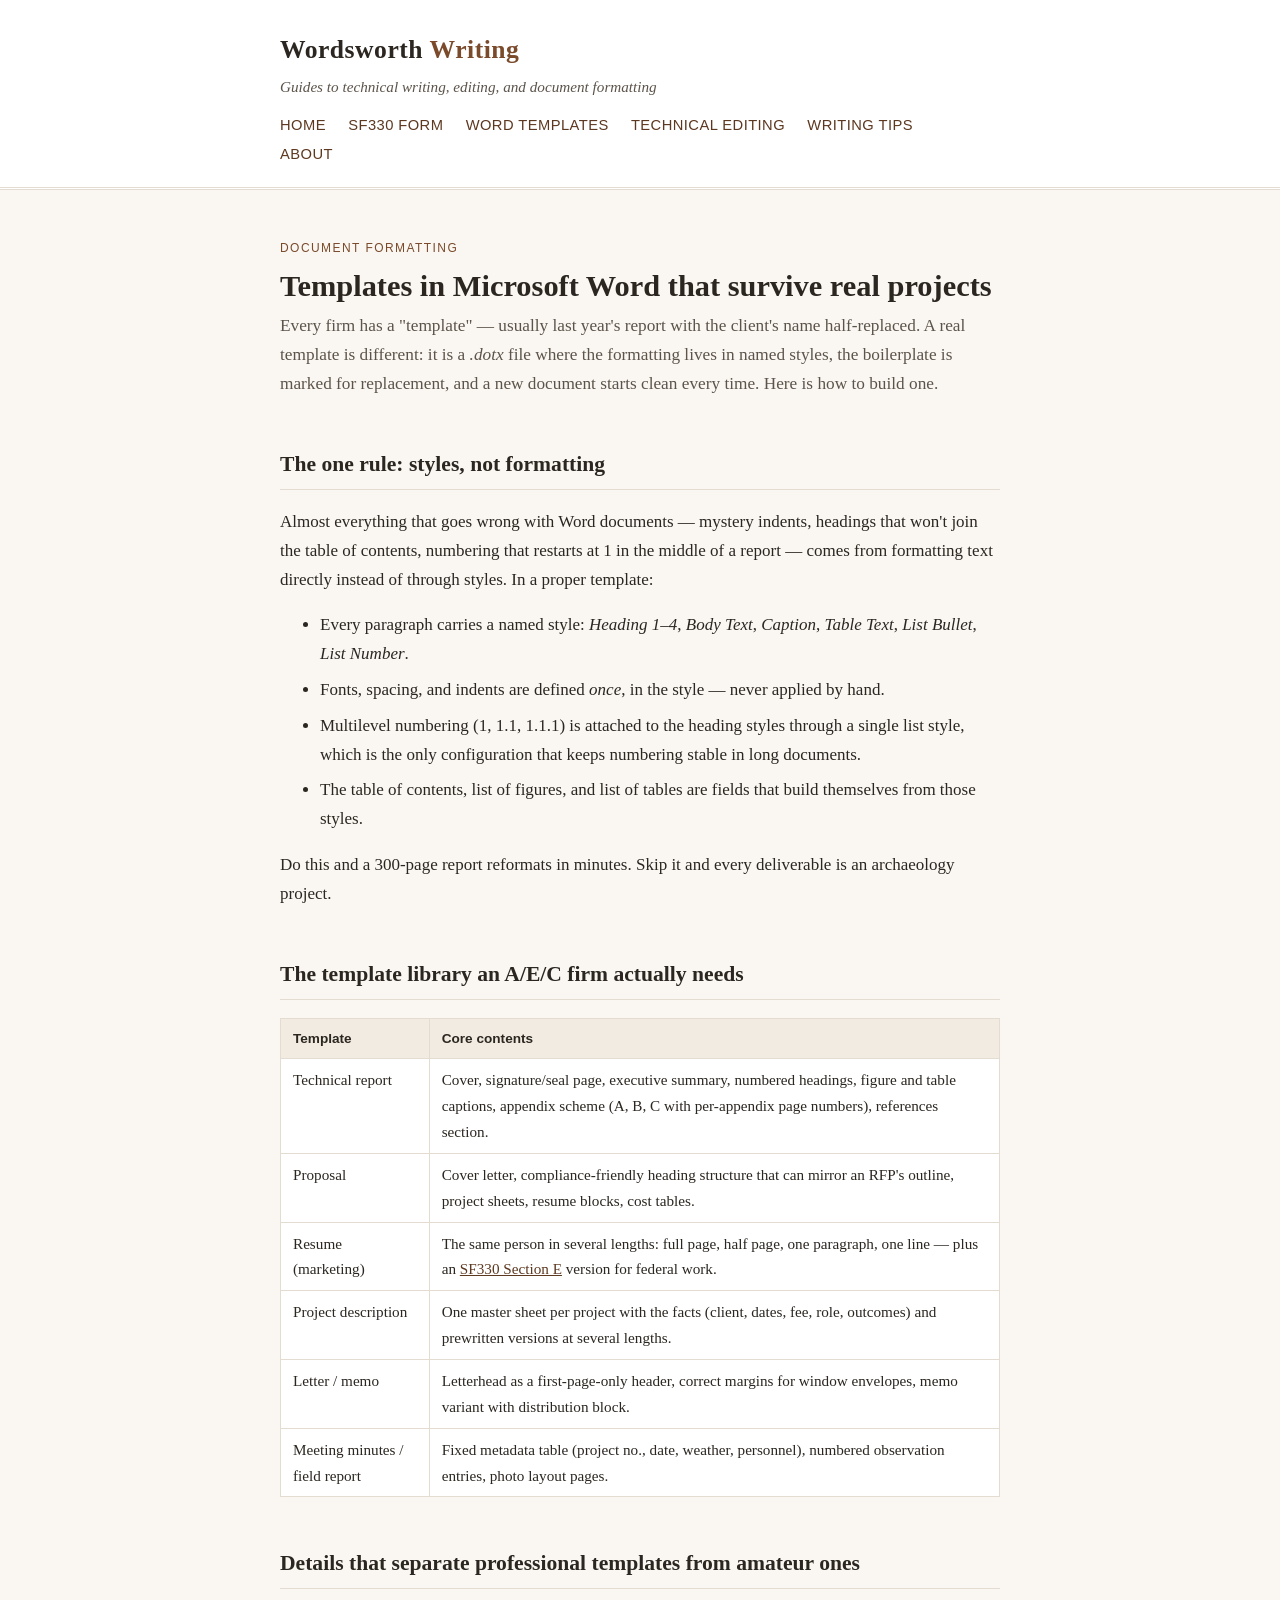
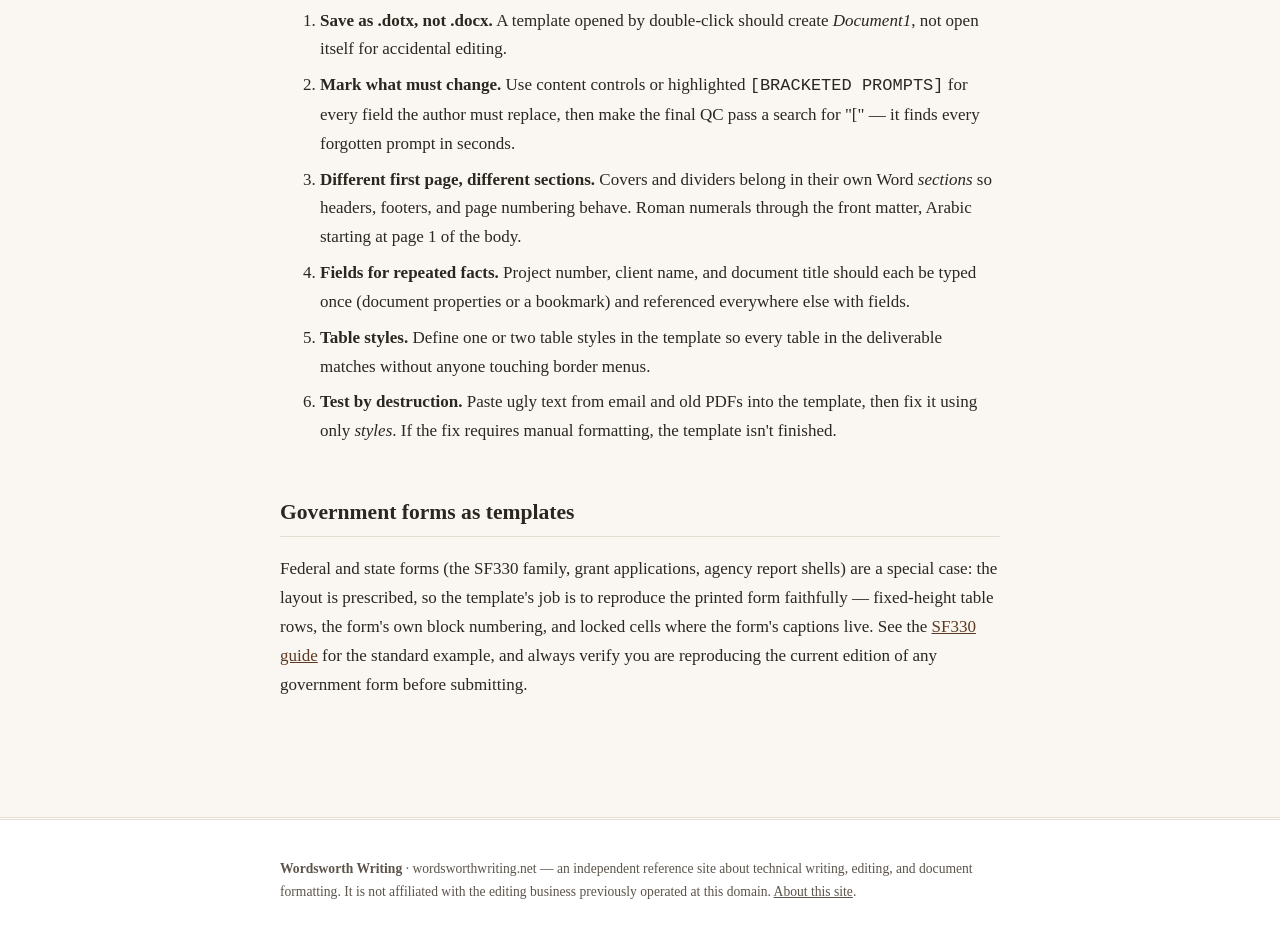
<file: templates-in-microsoft-word/index.html>
<!DOCTYPE html>
<html lang="en">
<head>
<meta charset="utf-8">
<meta name="viewport" content="width=device-width, initial-scale=1">
<title>Building Report, Proposal &amp; Resume Templates in Microsoft Word</title>
<meta name="description" content="How to build Microsoft Word templates that survive real projects: styles, section architecture, fields, and the template library every A/E/C firm should keep.">
<link rel="canonical" href="https://wordsworthwriting.net/templates-in-microsoft-word/">
<link rel="stylesheet" href="/assets/style.css">
<script src="https://analytics.ahrefs.com/analytics.js" data-key="I5KtGYEiLuMY2RCIORJcwQ" async></script>
<meta property="og:type" content="article">
<meta property="og:site_name" content="Wordsworth Writing">
<meta property="og:url" content="https://wordsworthwriting.net/templates-in-microsoft-word/">
<meta property="og:title" content="Building Report, Proposal &amp; Resume Templates in Microsoft Word">
<meta property="og:description" content="How to build Microsoft Word templates that survive real projects: styles, section architecture, fields, and the template library every A/E/C firm should keep.">
<meta property="og:image" content="https://wordsworthwriting.net/assets/og-image.png">
<meta property="og:image:width" content="1200">
<meta property="og:image:height" content="630">
<meta name="twitter:card" content="summary_large_image">
<meta name="twitter:title" content="Building Report, Proposal &amp; Resume Templates in Microsoft Word">
<meta name="twitter:description" content="How to build Microsoft Word templates that survive real projects: styles, section architecture, fields, and the template library every A/E/C firm should keep.">
<meta name="twitter:image" content="https://wordsworthwriting.net/assets/og-image.png">
<link rel="icon" href="/favicon.ico" sizes="32x32">
<link rel="icon" type="image/png" href="/assets/icon-192.png" sizes="192x192">
<link rel="apple-touch-icon" href="/apple-touch-icon.png">
<link rel="manifest" href="/site.webmanifest">
<link rel="alternate" type="text/plain" href="/llms.txt" title="LLM-friendly content">
<script type="application/ld+json">{"@context":"https://schema.org","@type":"Article","headline":"Building Report, Proposal & Resume Templates in Microsoft Word","description":"How to build Microsoft Word templates that survive real projects: styles, section architecture, fields, and the template library every A/E/C firm should keep.","url":"https://wordsworthwriting.net/templates-in-microsoft-word/","mainEntityOfPage":"https://wordsworthwriting.net/templates-in-microsoft-word/","image":"https://wordsworthwriting.net/assets/og-image.png","datePublished":"2026-08-29","dateModified":"2026-08-30","author":{"@type":"Organization","name":"Wordsworth Writing","url":"https://wordsworthwriting.net/"},"publisher":{"@id":"https://wordsworthwriting.net/#org"},"isPartOf":{"@id":"https://wordsworthwriting.net/#website"}}</script>
<script type="application/ld+json">{"@context":"https://schema.org","@type":"BreadcrumbList","itemListElement":[{"@type":"ListItem","position":1,"name":"Home","item":"https://wordsworthwriting.net/"},{"@type":"ListItem","position":2,"name":"Templates in Microsoft Word","item":"https://wordsworthwriting.net/templates-in-microsoft-word/"}]}</script>
</head>
<body>
<header class="site">
  <div class="inner">
    <a class="brand" href="/">Wordsworth<span> Writing</span></a>
    <p class="tagline">Guides to technical writing, editing, and document formatting</p>
    <nav class="main">
      <a href="/">Home</a>
      <a href="/sf330-form-in-microsoft-word/">SF330 Form</a>
      <a href="/templates-in-microsoft-word/">Word Templates</a>
      <a href="/technical-editing-document-formatting-services/">Technical Editing</a>
      <a href="/writing-tips/">Writing Tips</a>
      <a href="/about/">About</a>
    </nav>
  </div>
</header>
<main>
  <p class="kicker">Document formatting</p>
  <h1>Templates in Microsoft Word that survive real projects</h1>
  <p class="lede">Every firm has a "template" — usually last year's report with the client's name half-replaced. A real template is different: it is a <em>.dotx</em> file where the formatting lives in named styles, the boilerplate is marked for replacement, and a new document starts clean every time. Here is how to build one.</p>

  <h2>The one rule: styles, not formatting</h2>
  <p>Almost everything that goes wrong with Word documents — mystery indents, headings that won't join the table of contents, numbering that restarts at 1 in the middle of a report — comes from formatting text directly instead of through styles. In a proper template:</p>
  <ul>
    <li>Every paragraph carries a named style: <em>Heading 1–4</em>, <em>Body Text</em>, <em>Caption</em>, <em>Table Text</em>, <em>List Bullet</em>, <em>List Number</em>.</li>
    <li>Fonts, spacing, and indents are defined <em>once</em>, in the style — never applied by hand.</li>
    <li>Multilevel numbering (1, 1.1, 1.1.1) is attached to the heading styles through a single list style, which is the only configuration that keeps numbering stable in long documents.</li>
    <li>The table of contents, list of figures, and list of tables are fields that build themselves from those styles.</li>
  </ul>
  <p>Do this and a 300-page report reformats in minutes. Skip it and every deliverable is an archaeology project.</p>

  <h2>The template library an A/E/C firm actually needs</h2>
  <table>
    <tr><th>Template</th><th>Core contents</th></tr>
    <tr><td>Technical report</td><td>Cover, signature/seal page, executive summary, numbered headings, figure and table captions, appendix scheme (A, B, C with per-appendix page numbers), references section.</td></tr>
    <tr><td>Proposal</td><td>Cover letter, compliance-friendly heading structure that can mirror an RFP's outline, project sheets, resume blocks, cost tables.</td></tr>
    <tr><td>Resume (marketing)</td><td>The same person in several lengths: full page, half page, one paragraph, one line — plus an <a href="/sf330-form-in-microsoft-word/">SF330 Section E</a> version for federal work.</td></tr>
    <tr><td>Project description</td><td>One master sheet per project with the facts (client, dates, fee, role, outcomes) and prewritten versions at several lengths.</td></tr>
    <tr><td>Letter / memo</td><td>Letterhead as a first-page-only header, correct margins for window envelopes, memo variant with distribution block.</td></tr>
    <tr><td>Meeting minutes / field report</td><td>Fixed metadata table (project no., date, weather, personnel), numbered observation entries, photo layout pages.</td></tr>
  </table>

  <h2>Details that separate professional templates from amateur ones</h2>
  <ol>
    <li><strong>Save as .dotx, not .docx.</strong> A template opened by double-click should create <em>Document1</em>, not open itself for accidental editing.</li>
    <li><strong>Mark what must change.</strong> Use content controls or highlighted <code>[BRACKETED PROMPTS]</code> for every field the author must replace, then make the final QC pass a search for "[" — it finds every forgotten prompt in seconds.</li>
    <li><strong>Different first page, different sections.</strong> Covers and dividers belong in their own Word <em>sections</em> so headers, footers, and page numbering behave. Roman numerals through the front matter, Arabic starting at page 1 of the body.</li>
    <li><strong>Fields for repeated facts.</strong> Project number, client name, and document title should each be typed once (document properties or a bookmark) and referenced everywhere else with fields.</li>
    <li><strong>Table styles.</strong> Define one or two table styles in the template so every table in the deliverable matches without anyone touching border menus.</li>
    <li><strong>Test by destruction.</strong> Paste ugly text from email and old PDFs into the template, then fix it using only <em>styles</em>. If the fix requires manual formatting, the template isn't finished.</li>
  </ol>

  <h2>Government forms as templates</h2>
  <p>Federal and state forms (the SF330 family, grant applications, agency report shells) are a special case: the layout is prescribed, so the template's job is to reproduce the printed form faithfully — fixed-height table rows, the form's own block numbering, and locked cells where the form's captions live. See the <a href="/sf330-form-in-microsoft-word/">SF330 guide</a> for the standard example, and always verify you are reproducing the current edition of any government form before submitting.</p>
</main>
<footer class="site">
  <div class="inner">
    <p><strong>Wordsworth Writing</strong> · wordsworthwriting.net — an independent reference site about technical writing, editing, and document formatting. It is not affiliated with the editing business previously operated at this domain. <a href="/about/">About this site</a>.</p>
  </div>
</footer>
</body>
</html>
</file>
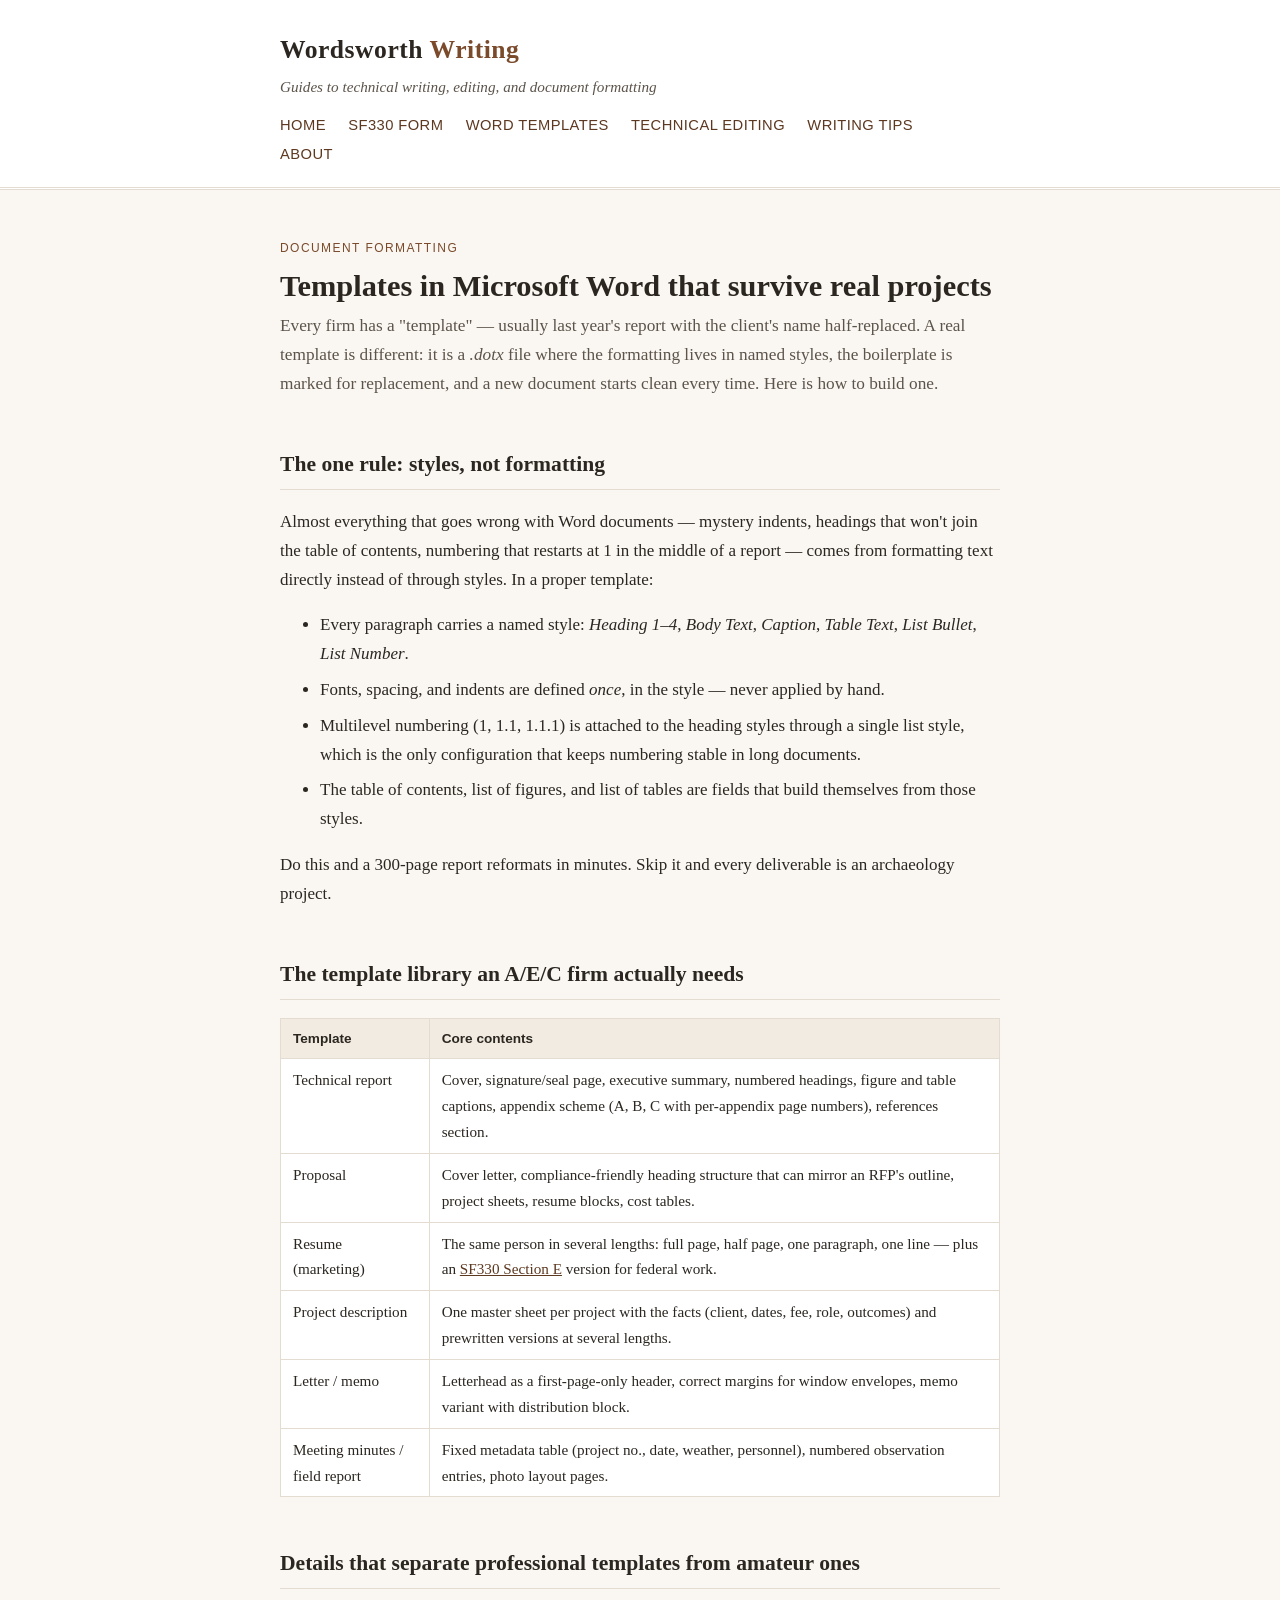
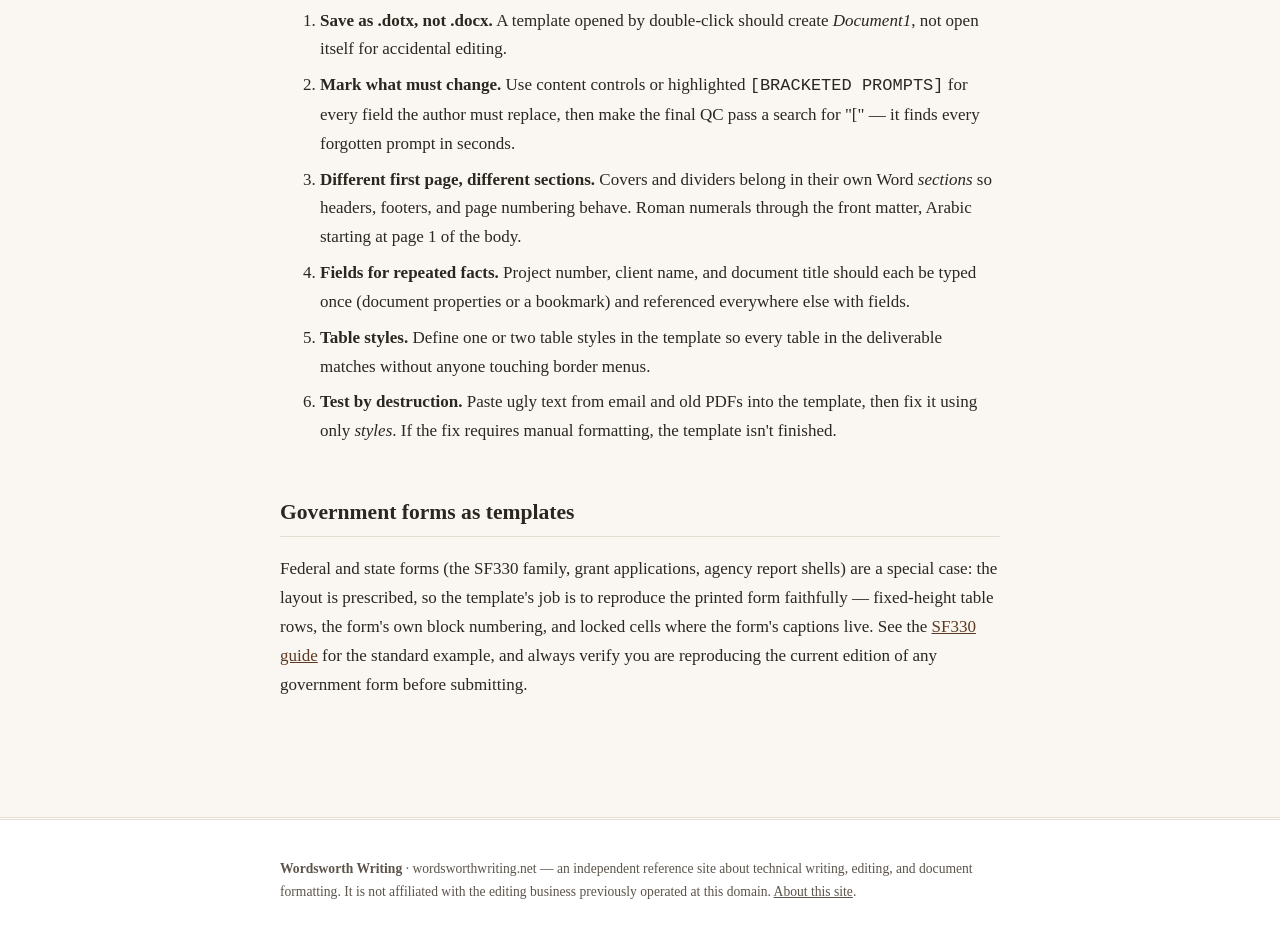
<file: templates/index.html>
<!DOCTYPE html>
<html lang="en"><head><meta charset="utf-8">
<title>Moved — Wordsworth Writing</title>
<meta http-equiv="refresh" content="0; url=/templates-in-microsoft-word/">
<link rel="canonical" href="https://wordsworthwriting.net/templates-in-microsoft-word/">
<meta name="robots" content="noindex">
</head><body><p>This page has moved to <a href="/templates-in-microsoft-word/">wordsworthwriting.net/templates-in-microsoft-word/</a>.</p></body></html>
</file>
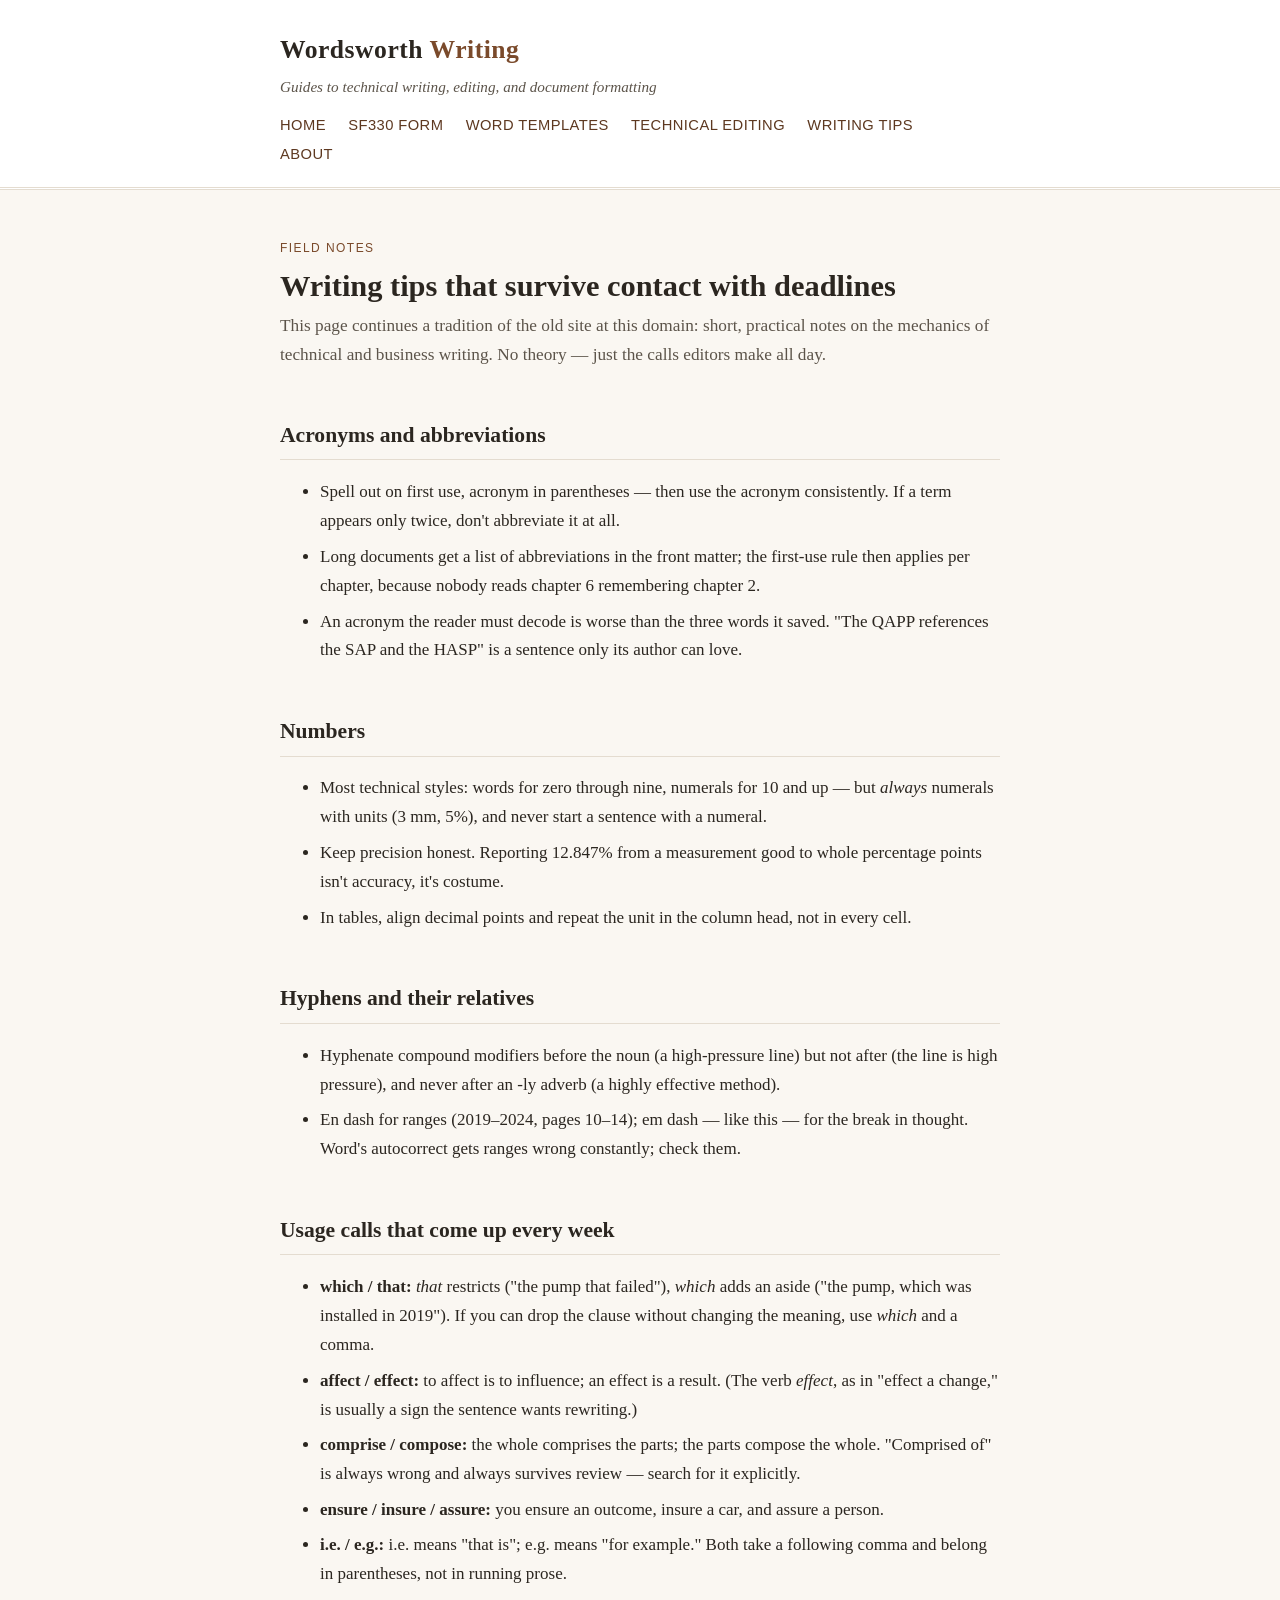
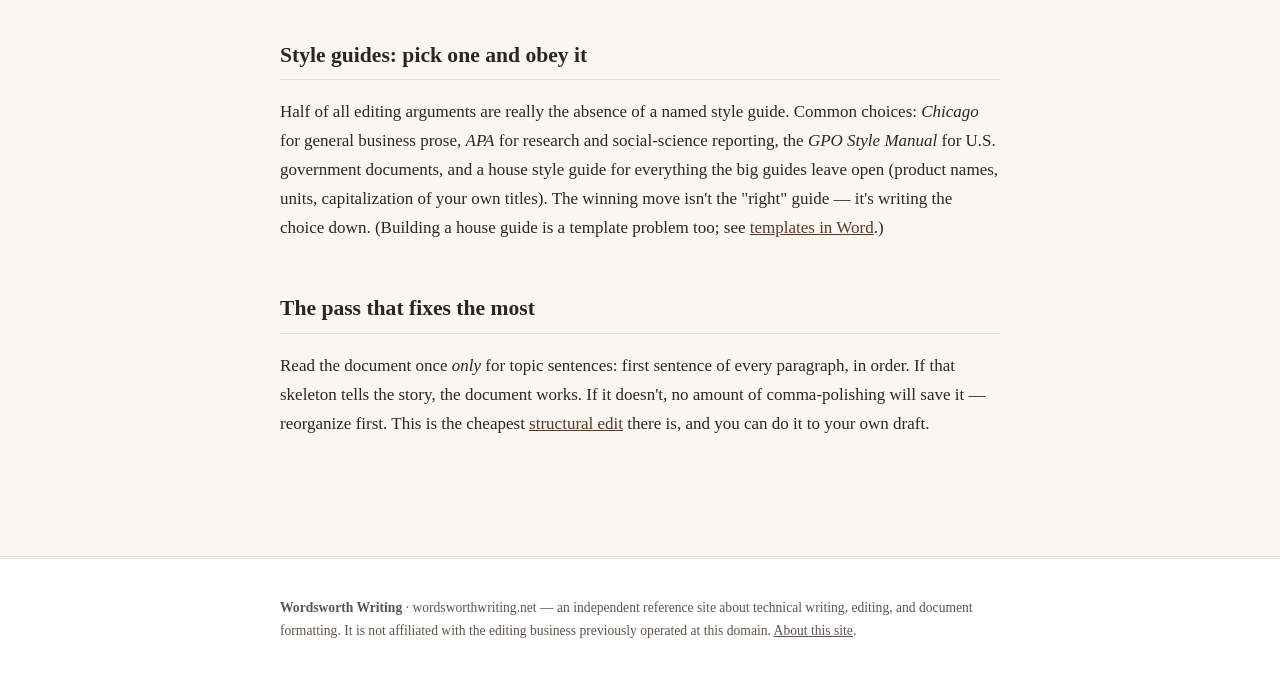
<file: writing-tips/index.html>
<!DOCTYPE html>
<html lang="en">
<head>
<meta charset="utf-8">
<meta name="viewport" content="width=device-width, initial-scale=1">
<title>Technical Writing Tips — Style, Grammar, Abbreviations, and Usage Notes</title>
<meta name="description" content="Short, practical technical writing tips: acronyms and abbreviations, numbers, hyphenation, common usage errors, citation styles, and habits that make documents readable.">
<link rel="canonical" href="https://wordsworthwriting.net/writing-tips/">
<link rel="stylesheet" href="/assets/style.css">
<script src="https://analytics.ahrefs.com/analytics.js" data-key="I5KtGYEiLuMY2RCIORJcwQ" async></script>
<meta property="og:type" content="article">
<meta property="og:site_name" content="Wordsworth Writing">
<meta property="og:url" content="https://wordsworthwriting.net/writing-tips/">
<meta property="og:title" content="Technical Writing Tips — Style, Grammar, Abbreviations, and Usage Notes">
<meta property="og:description" content="Short, practical technical writing tips: acronyms and abbreviations, numbers, hyphenation, common usage errors, citation styles, and habits that make documents readable.">
<meta property="og:image" content="https://wordsworthwriting.net/assets/og-image.png">
<meta property="og:image:width" content="1200">
<meta property="og:image:height" content="630">
<meta name="twitter:card" content="summary_large_image">
<meta name="twitter:title" content="Technical Writing Tips — Style, Grammar, Abbreviations, and Usage Notes">
<meta name="twitter:description" content="Short, practical technical writing tips: acronyms and abbreviations, numbers, hyphenation, common usage errors, citation styles, and habits that make documents readable.">
<meta name="twitter:image" content="https://wordsworthwriting.net/assets/og-image.png">
<link rel="icon" href="/favicon.ico" sizes="32x32">
<link rel="icon" type="image/png" href="/assets/icon-192.png" sizes="192x192">
<link rel="apple-touch-icon" href="/apple-touch-icon.png">
<link rel="manifest" href="/site.webmanifest">
<link rel="alternate" type="text/plain" href="/llms.txt" title="LLM-friendly content">
<script type="application/ld+json">{"@context":"https://schema.org","@type":"Article","headline":"Technical Writing Tips \u2014 Style, Grammar, Abbreviations, and Usage Notes","description":"Short, practical technical writing tips: acronyms and abbreviations, numbers, hyphenation, common usage errors, citation styles, and habits that make documents readable.","url":"https://wordsworthwriting.net/writing-tips/","mainEntityOfPage":"https://wordsworthwriting.net/writing-tips/","image":"https://wordsworthwriting.net/assets/og-image.png","datePublished":"2026-08-29","dateModified":"2026-08-30","author":{"@type":"Organization","name":"Wordsworth Writing","url":"https://wordsworthwriting.net/"},"publisher":{"@id":"https://wordsworthwriting.net/#org"},"isPartOf":{"@id":"https://wordsworthwriting.net/#website"}}</script>
<script type="application/ld+json">{"@context":"https://schema.org","@type":"BreadcrumbList","itemListElement":[{"@type":"ListItem","position":1,"name":"Home","item":"https://wordsworthwriting.net/"},{"@type":"ListItem","position":2,"name":"Writing tips","item":"https://wordsworthwriting.net/writing-tips/"}]}</script>
</head>
<body>
<header class="site">
  <div class="inner">
    <a class="brand" href="/">Wordsworth<span> Writing</span></a>
    <p class="tagline">Guides to technical writing, editing, and document formatting</p>
    <nav class="main">
      <a href="/">Home</a>
      <a href="/sf330-form-in-microsoft-word/">SF330 Form</a>
      <a href="/templates-in-microsoft-word/">Word Templates</a>
      <a href="/technical-editing-document-formatting-services/">Technical Editing</a>
      <a href="/writing-tips/">Writing Tips</a>
      <a href="/about/">About</a>
    </nav>
  </div>
</header>
<main>
  <p class="kicker">Field notes</p>
  <h1>Writing tips that survive contact with deadlines</h1>
  <p class="lede">This page continues a tradition of the old site at this domain: short, practical notes on the mechanics of technical and business writing. No theory — just the calls editors make all day.</p>

  <h2>Acronyms and abbreviations</h2>
  <ul>
    <li>Spell out on first use, acronym in parentheses — then use the acronym consistently. If a term appears only twice, don't abbreviate it at all.</li>
    <li>Long documents get a list of abbreviations in the front matter; the first-use rule then applies per chapter, because nobody reads chapter 6 remembering chapter 2.</li>
    <li>An acronym the reader must decode is worse than the three words it saved. "The QAPP references the SAP and the HASP" is a sentence only its author can love.</li>
  </ul>

  <h2>Numbers</h2>
  <ul>
    <li>Most technical styles: words for zero through nine, numerals for 10 and up — but <em>always</em> numerals with units (3 mm, 5%), and never start a sentence with a numeral.</li>
    <li>Keep precision honest. Reporting 12.847% from a measurement good to whole percentage points isn't accuracy, it's costume.</li>
    <li>In tables, align decimal points and repeat the unit in the column head, not in every cell.</li>
  </ul>

  <h2>Hyphens and their relatives</h2>
  <ul>
    <li>Hyphenate compound modifiers before the noun (a high-pressure line) but not after (the line is high pressure), and never after an ‑ly adverb (a highly effective method).</li>
    <li>En dash for ranges (2019–2024, pages 10–14); em dash — like this — for the break in thought. Word's autocorrect gets ranges wrong constantly; check them.</li>
  </ul>

  <h2>Usage calls that come up every week</h2>
  <ul>
    <li><strong>which / that:</strong> <em>that</em> restricts ("the pump that failed"), <em>which</em> adds an aside ("the pump, which was installed in 2019"). If you can drop the clause without changing the meaning, use <em>which</em> and a comma.</li>
    <li><strong>affect / effect:</strong> to affect is to influence; an effect is a result. (The verb <em>effect</em>, as in "effect a change," is usually a sign the sentence wants rewriting.)</li>
    <li><strong>comprise / compose:</strong> the whole comprises the parts; the parts compose the whole. "Comprised of" is always wrong and always survives review — search for it explicitly.</li>
    <li><strong>ensure / insure / assure:</strong> you ensure an outcome, insure a car, and assure a person.</li>
    <li><strong>i.e. / e.g.:</strong> i.e. means "that is"; e.g. means "for example." Both take a following comma and belong in parentheses, not in running prose.</li>
  </ul>

  <h2>Style guides: pick one and obey it</h2>
  <p>Half of all editing arguments are really the absence of a named style guide. Common choices: <em>Chicago</em> for general business prose, <em>APA</em> for research and social-science reporting, the <em>GPO Style Manual</em> for U.S. government documents, and a house style guide for everything the big guides leave open (product names, units, capitalization of your own titles). The winning move isn't the "right" guide — it's writing the choice down. (Building a house guide is a template problem too; see <a href="/templates-in-microsoft-word/">templates in Word</a>.)</p>

  <h2>The pass that fixes the most</h2>
  <p>Read the document once <em>only</em> for topic sentences: first sentence of every paragraph, in order. If that skeleton tells the story, the document works. If it doesn't, no amount of comma-polishing will save it — reorganize first. This is the cheapest <a href="/technical-editing-document-formatting-services/">structural edit</a> there is, and you can do it to your own draft.</p>
</main>
<footer class="site">
  <div class="inner">
    <p><strong>Wordsworth Writing</strong> · wordsworthwriting.net — an independent reference site about technical writing, editing, and document formatting. It is not affiliated with the editing business previously operated at this domain. <a href="/about/">About this site</a>.</p>
  </div>
</footer>
</body>
</html>
</file>
<file: assets/style.css>
:root {
  --ink: #2b2620;
  --ink-soft: #5c544a;
  --paper: #faf7f2;
  --card: #ffffff;
  --accent: #7a4a2b;
  --accent-dark: #5d3820;
  --rule: #e4dcd0;
  --max: 760px;
}
* { box-sizing: border-box; }
body {
  margin: 0;
  background: var(--paper);
  color: var(--ink);
  font-family: Georgia, "Times New Roman", serif;
  line-height: 1.7;
  font-size: 17px;
}
header.site {
  border-bottom: 3px double var(--rule);
  background: var(--card);
}
header.site .inner {
  max-width: var(--max);
  margin: 0 auto;
  padding: 28px 20px 18px;
}
.brand {
  font-size: 1.6rem;
  font-weight: bold;
  letter-spacing: 0.02em;
  color: var(--ink);
  text-decoration: none;
}
.brand span { color: var(--accent); }
.tagline {
  color: var(--ink-soft);
  font-style: italic;
  margin: 2px 0 12px;
  font-size: 0.95rem;
}
nav.main a {
  color: var(--accent-dark);
  text-decoration: none;
  margin-right: 18px;
  font-size: 0.92rem;
  font-family: "Helvetica Neue", Arial, sans-serif;
  letter-spacing: 0.03em;
  text-transform: uppercase;
}
nav.main a:hover { text-decoration: underline; }
main {
  max-width: var(--max);
  margin: 0 auto;
  padding: 36px 20px 60px;
}
h1 { font-size: 1.9rem; line-height: 1.25; margin: 0 0 6px; }
h2 { font-size: 1.35rem; margin-top: 2.2em; border-bottom: 1px solid var(--rule); padding-bottom: 6px; }
h3 { font-size: 1.1rem; margin-top: 1.8em; }
.kicker {
  font-family: "Helvetica Neue", Arial, sans-serif;
  text-transform: uppercase;
  letter-spacing: 0.12em;
  font-size: 0.75rem;
  color: var(--accent);
  margin-bottom: 8px;
}
.lede { font-size: 1.08rem; color: var(--ink-soft); margin-top: 0; }
a { color: var(--accent-dark); }
table {
  border-collapse: collapse;
  width: 100%;
  margin: 1.2em 0;
  font-size: 0.95rem;
  background: var(--card);
}
th, td {
  border: 1px solid var(--rule);
  padding: 8px 12px;
  text-align: left;
  vertical-align: top;
}
th { background: #f1ebe1; font-family: "Helvetica Neue", Arial, sans-serif; font-size: 0.85rem; }
.card-grid {
  display: grid;
  grid-template-columns: repeat(auto-fit, minmax(220px, 1fr));
  gap: 16px;
  margin: 28px 0;
}
.card {
  background: var(--card);
  border: 1px solid var(--rule);
  border-radius: 6px;
  padding: 18px 20px;
}
.card h2, .card h3 { margin-top: 0; border: none; padding: 0; font-size: 1.05rem; }
.card p { font-size: 0.92rem; color: var(--ink-soft); margin-bottom: 0; }
.card a.more { font-size: 0.88rem; }
blockquote {
  margin: 1.5em 0;
  padding: 12px 20px;
  border-left: 4px solid var(--accent);
  background: var(--card);
  font-style: italic;
  color: var(--ink-soft);
}
ul li, ol li { margin-bottom: 0.4em; }
.note {
  background: #f4efe6;
  border: 1px solid var(--rule);
  border-radius: 6px;
  padding: 14px 18px;
  font-size: 0.92rem;
  color: var(--ink-soft);
}
footer.site {
  border-top: 3px double var(--rule);
  background: var(--card);
  margin-top: 40px;
}
footer.site .inner {
  max-width: var(--max);
  margin: 0 auto;
  padding: 24px 20px 32px;
  font-size: 0.85rem;
  color: var(--ink-soft);
}
footer.site a { color: var(--ink-soft); }
@media (max-width: 600px) {
  nav.main a { display: inline-block; margin-bottom: 6px; }
  h1 { font-size: 1.5rem; }
}
</file>
